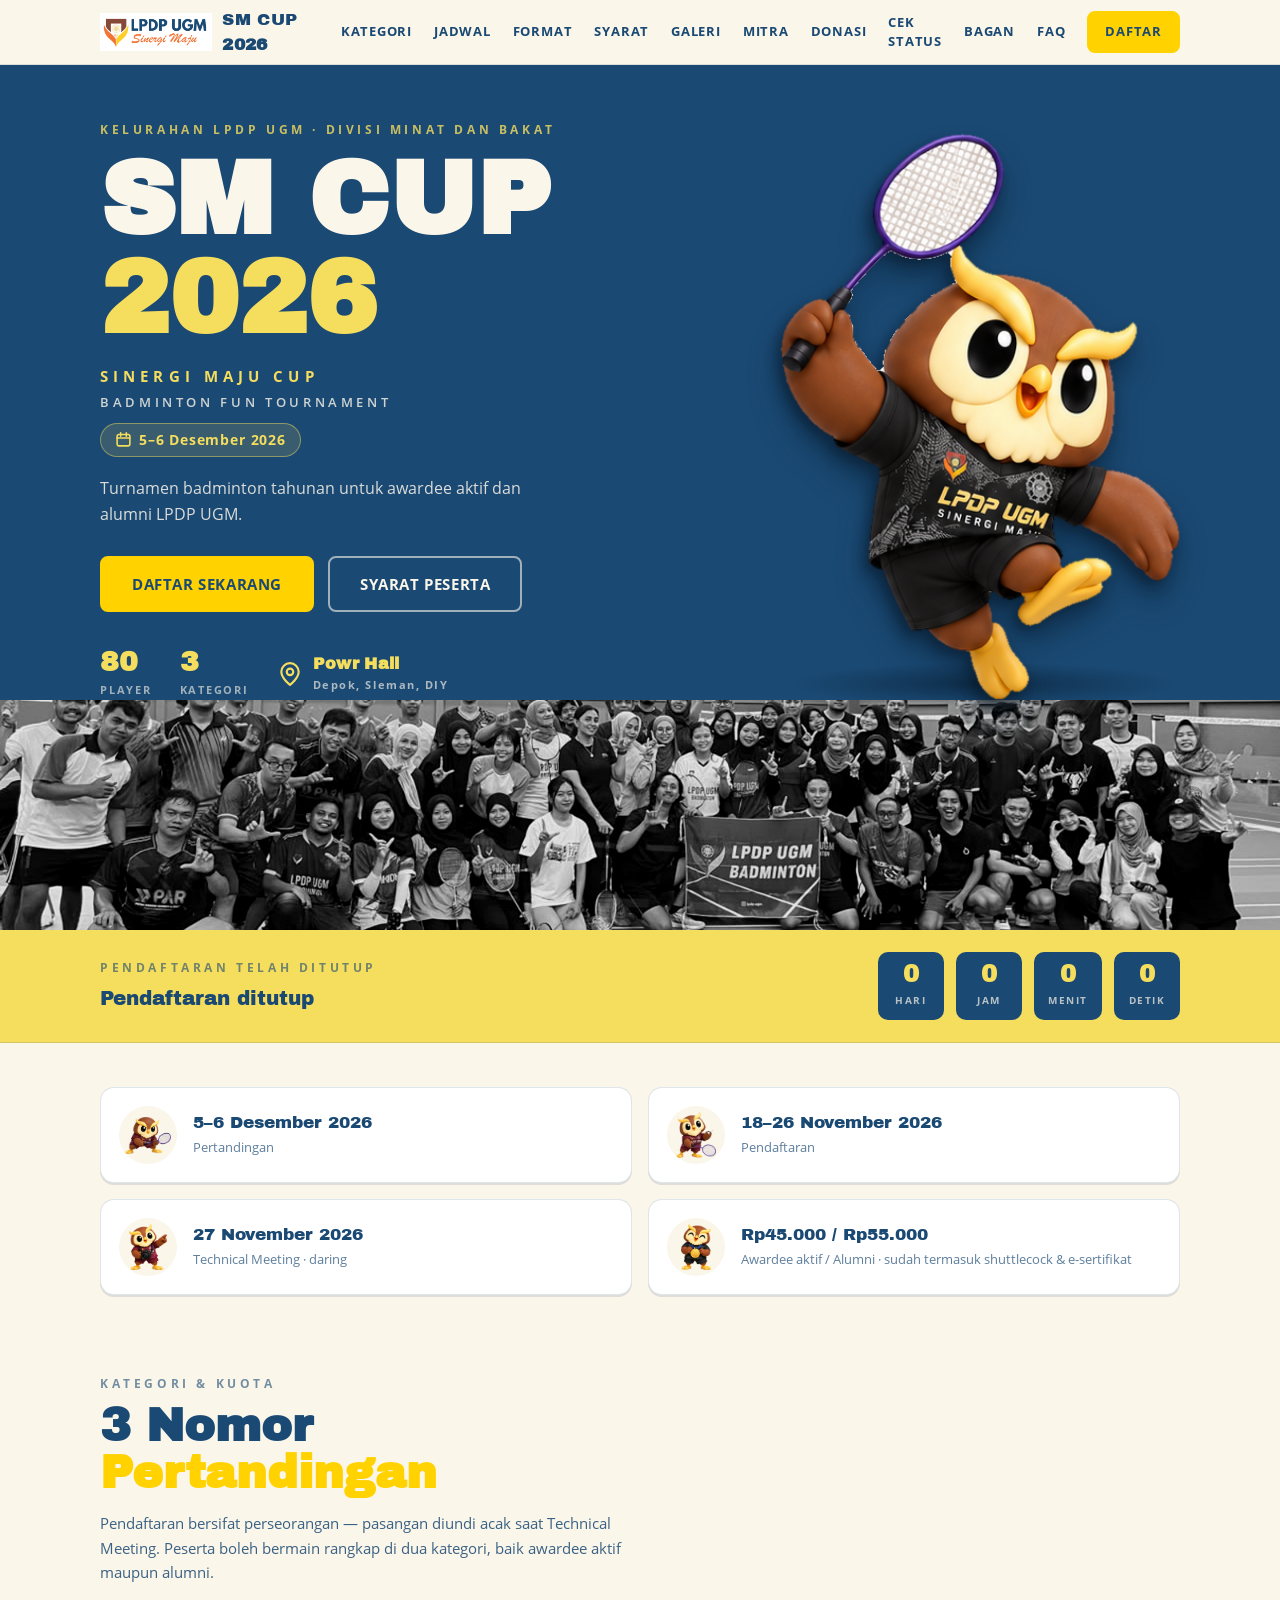
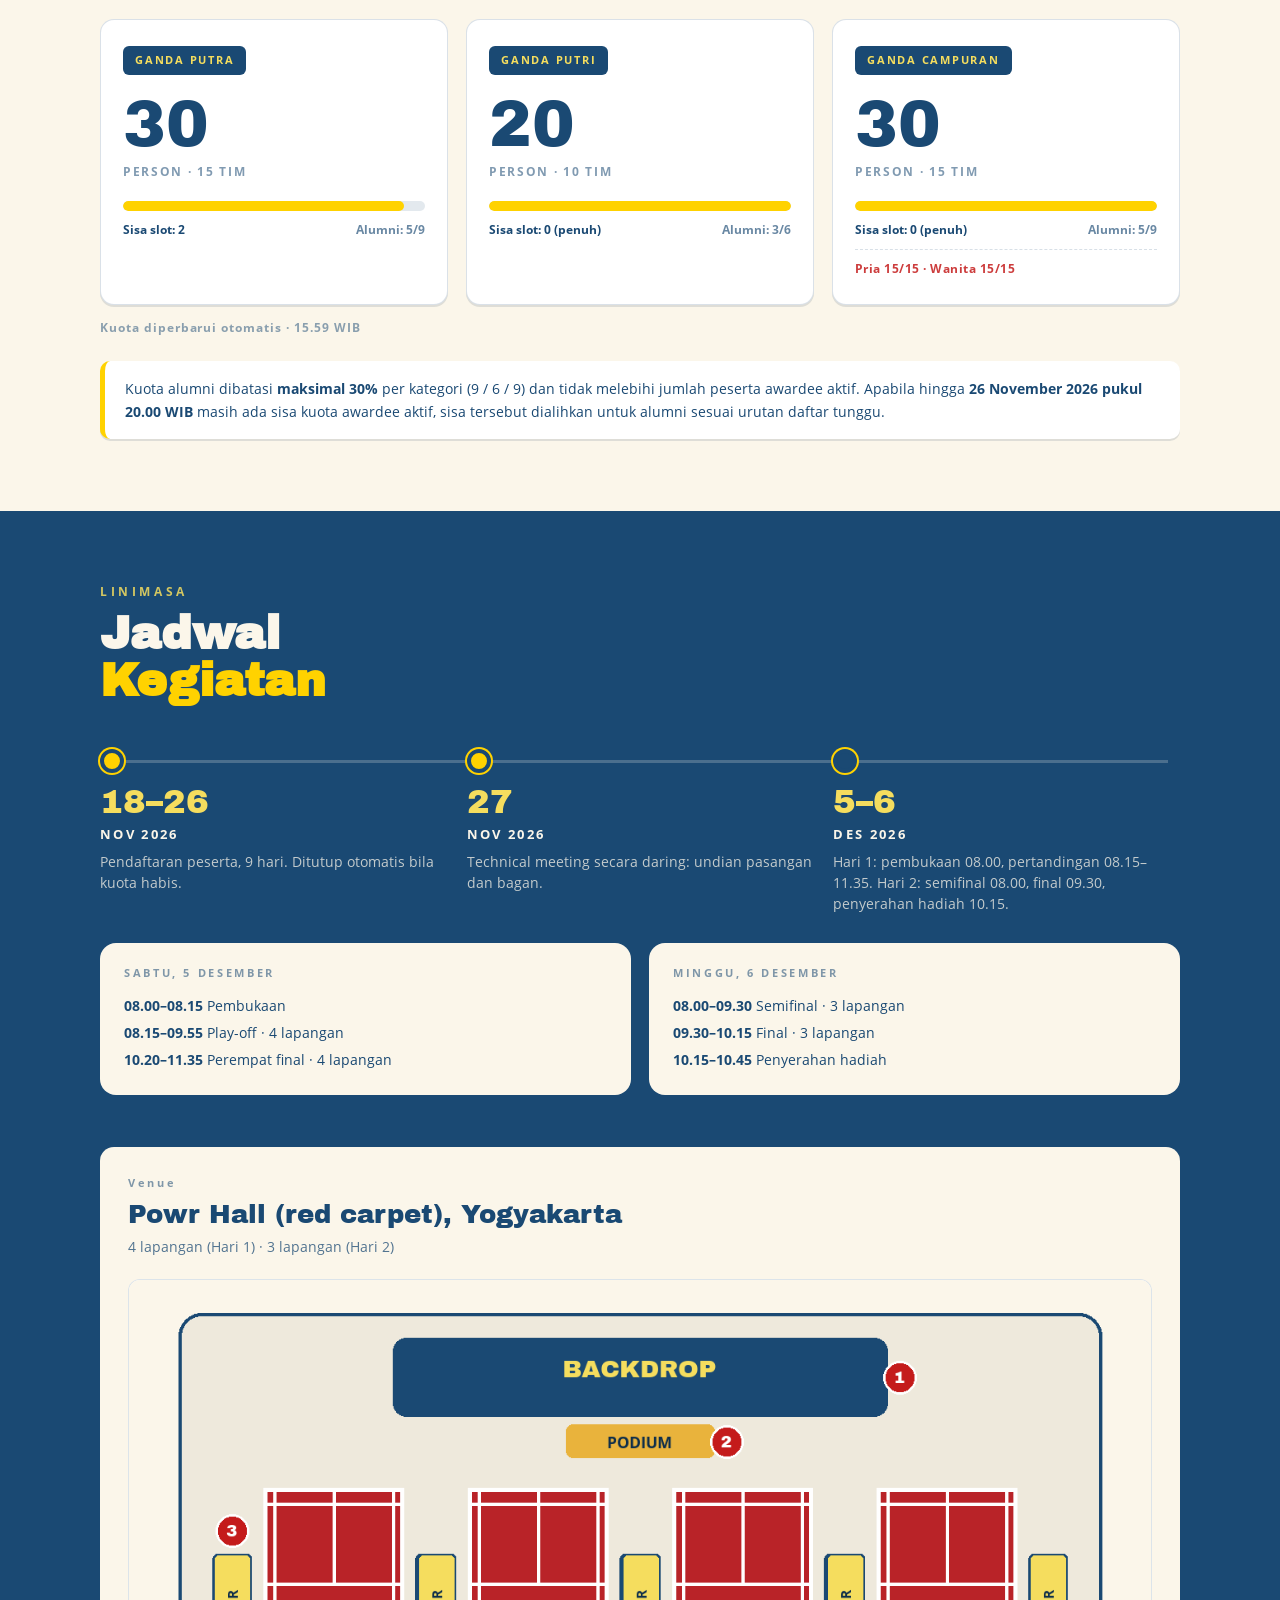
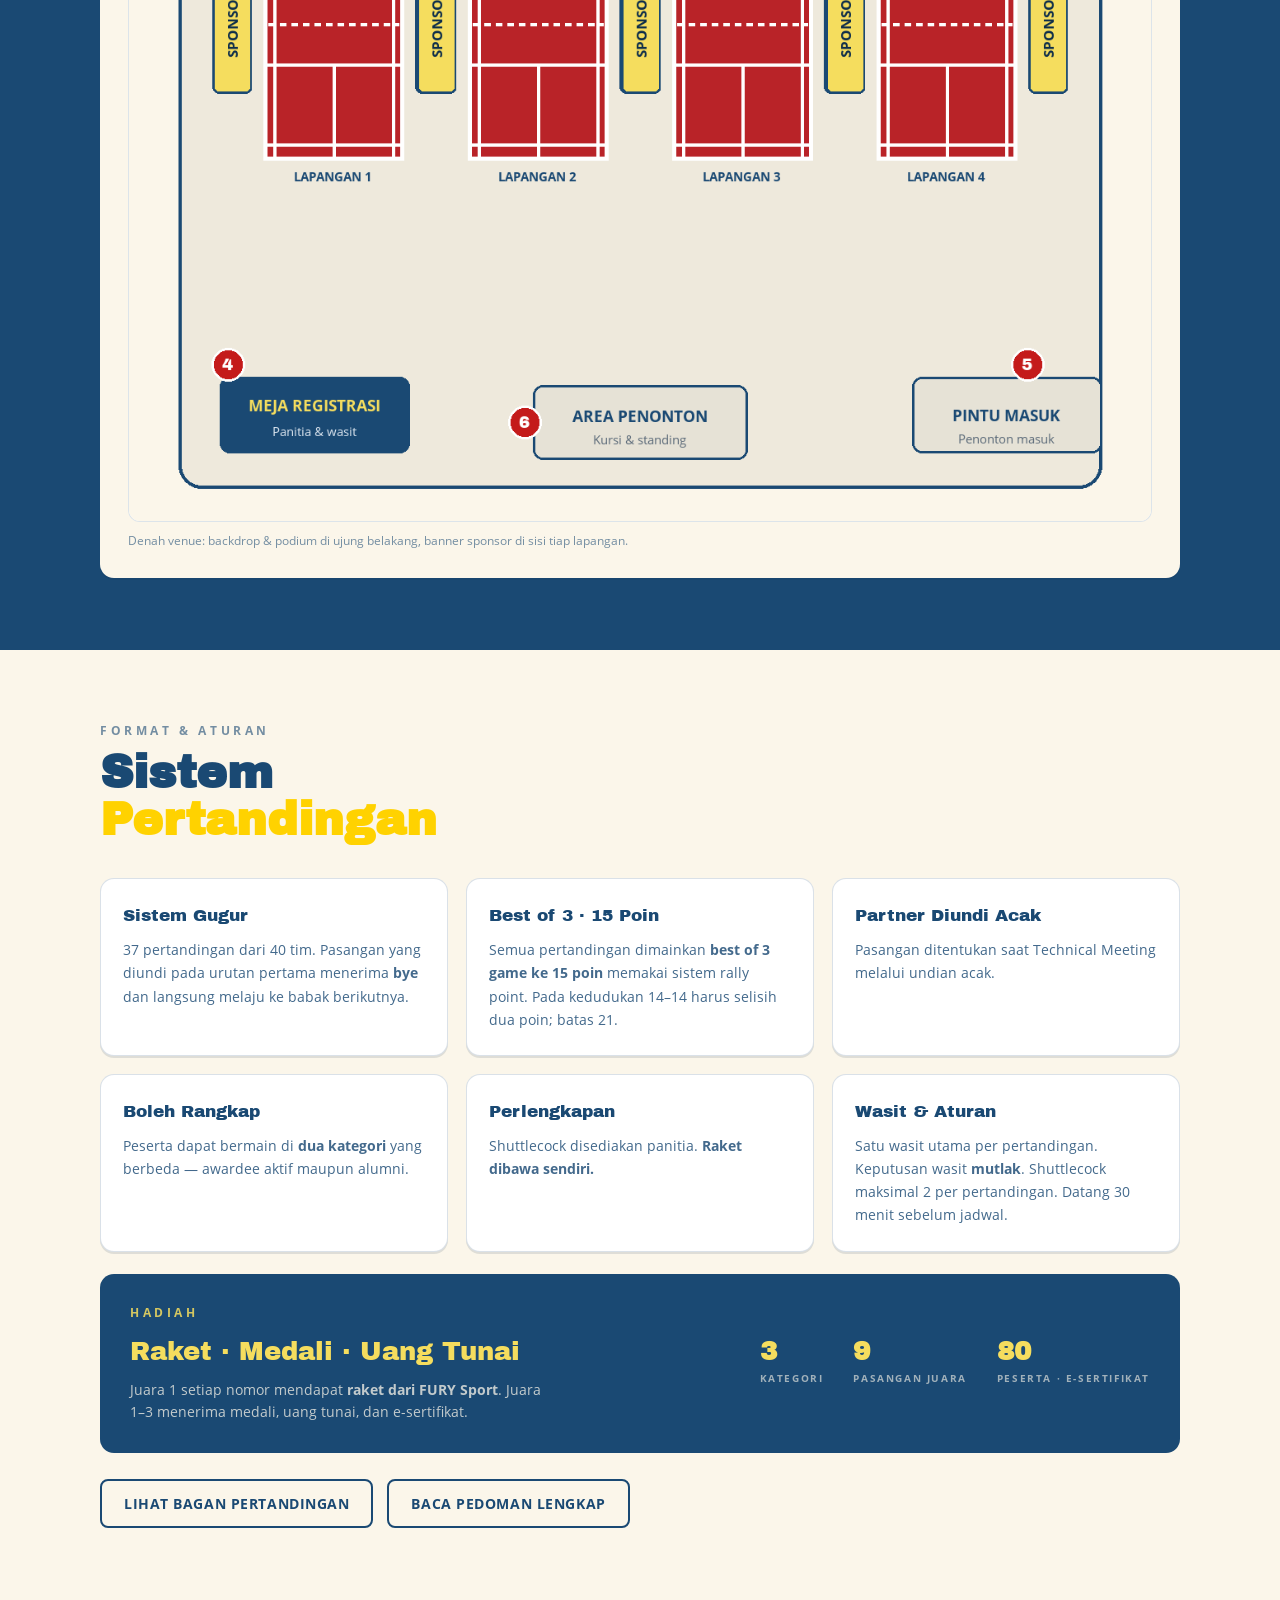
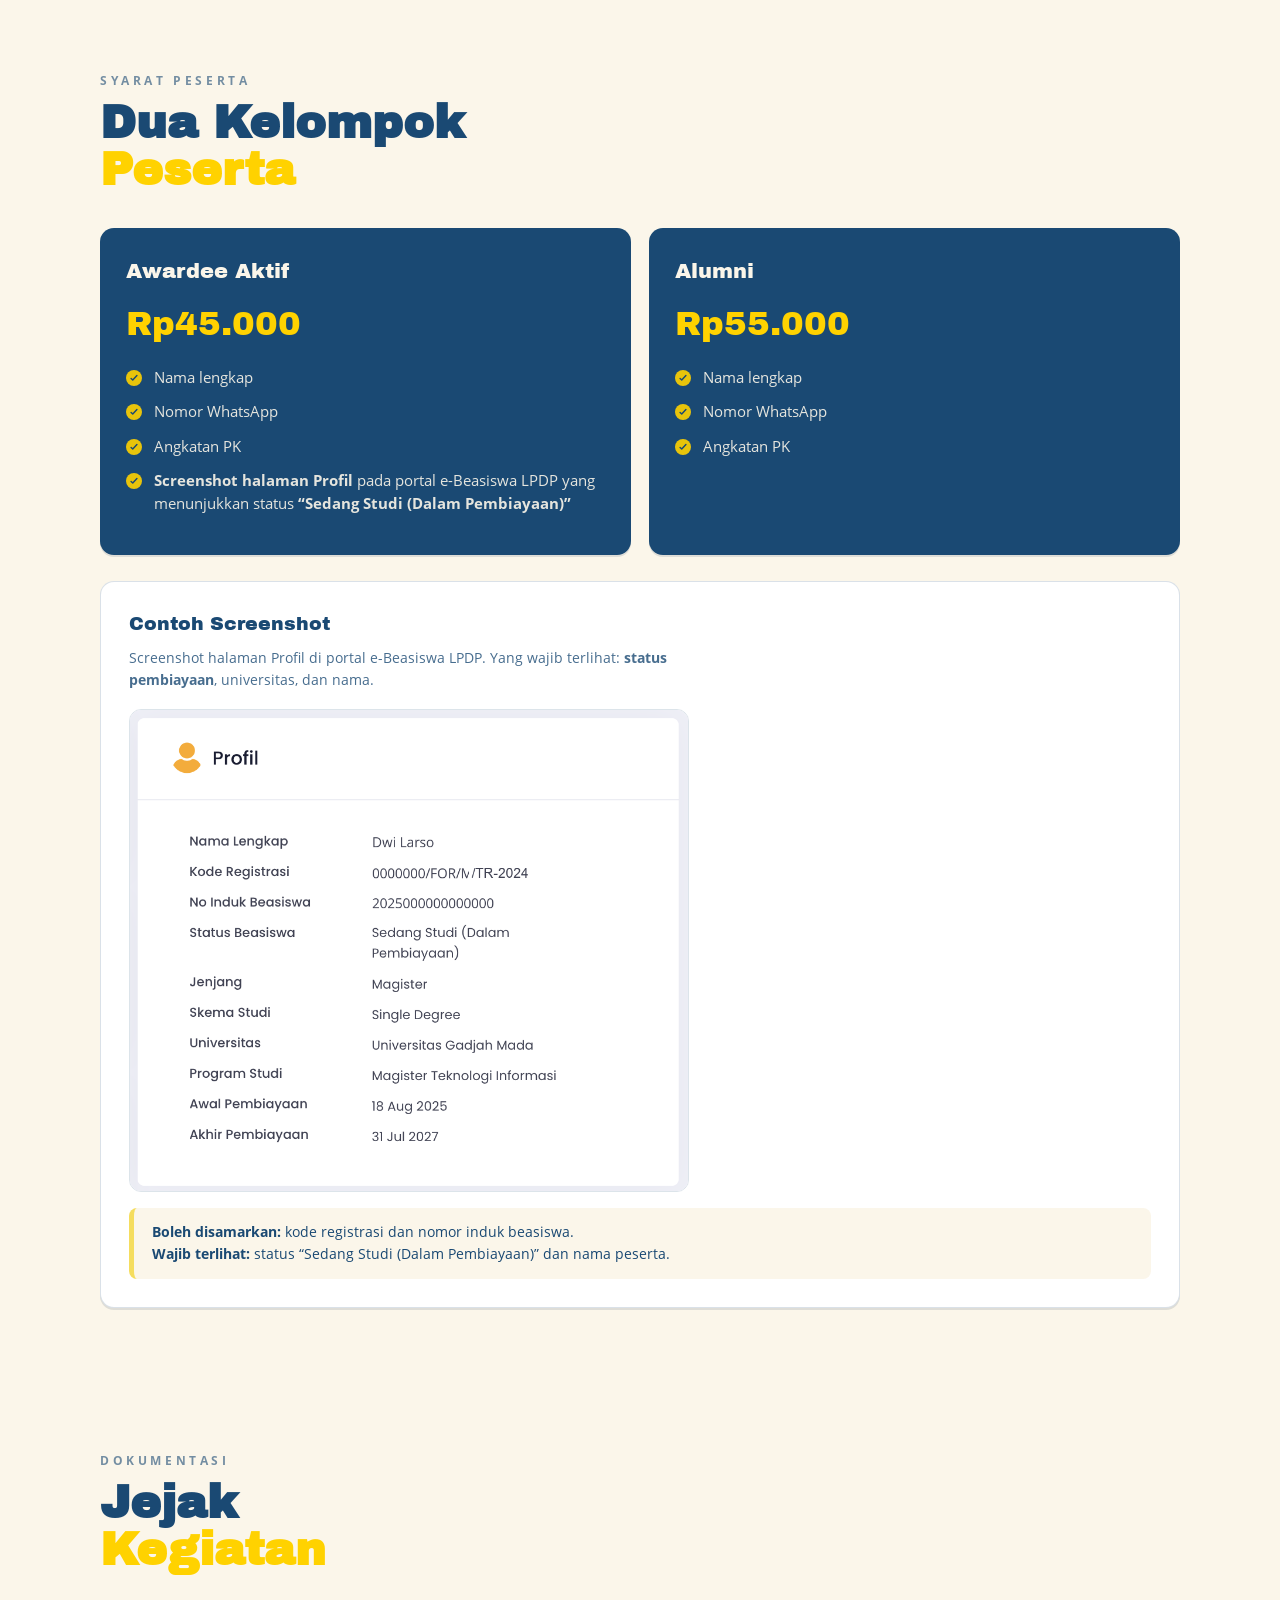
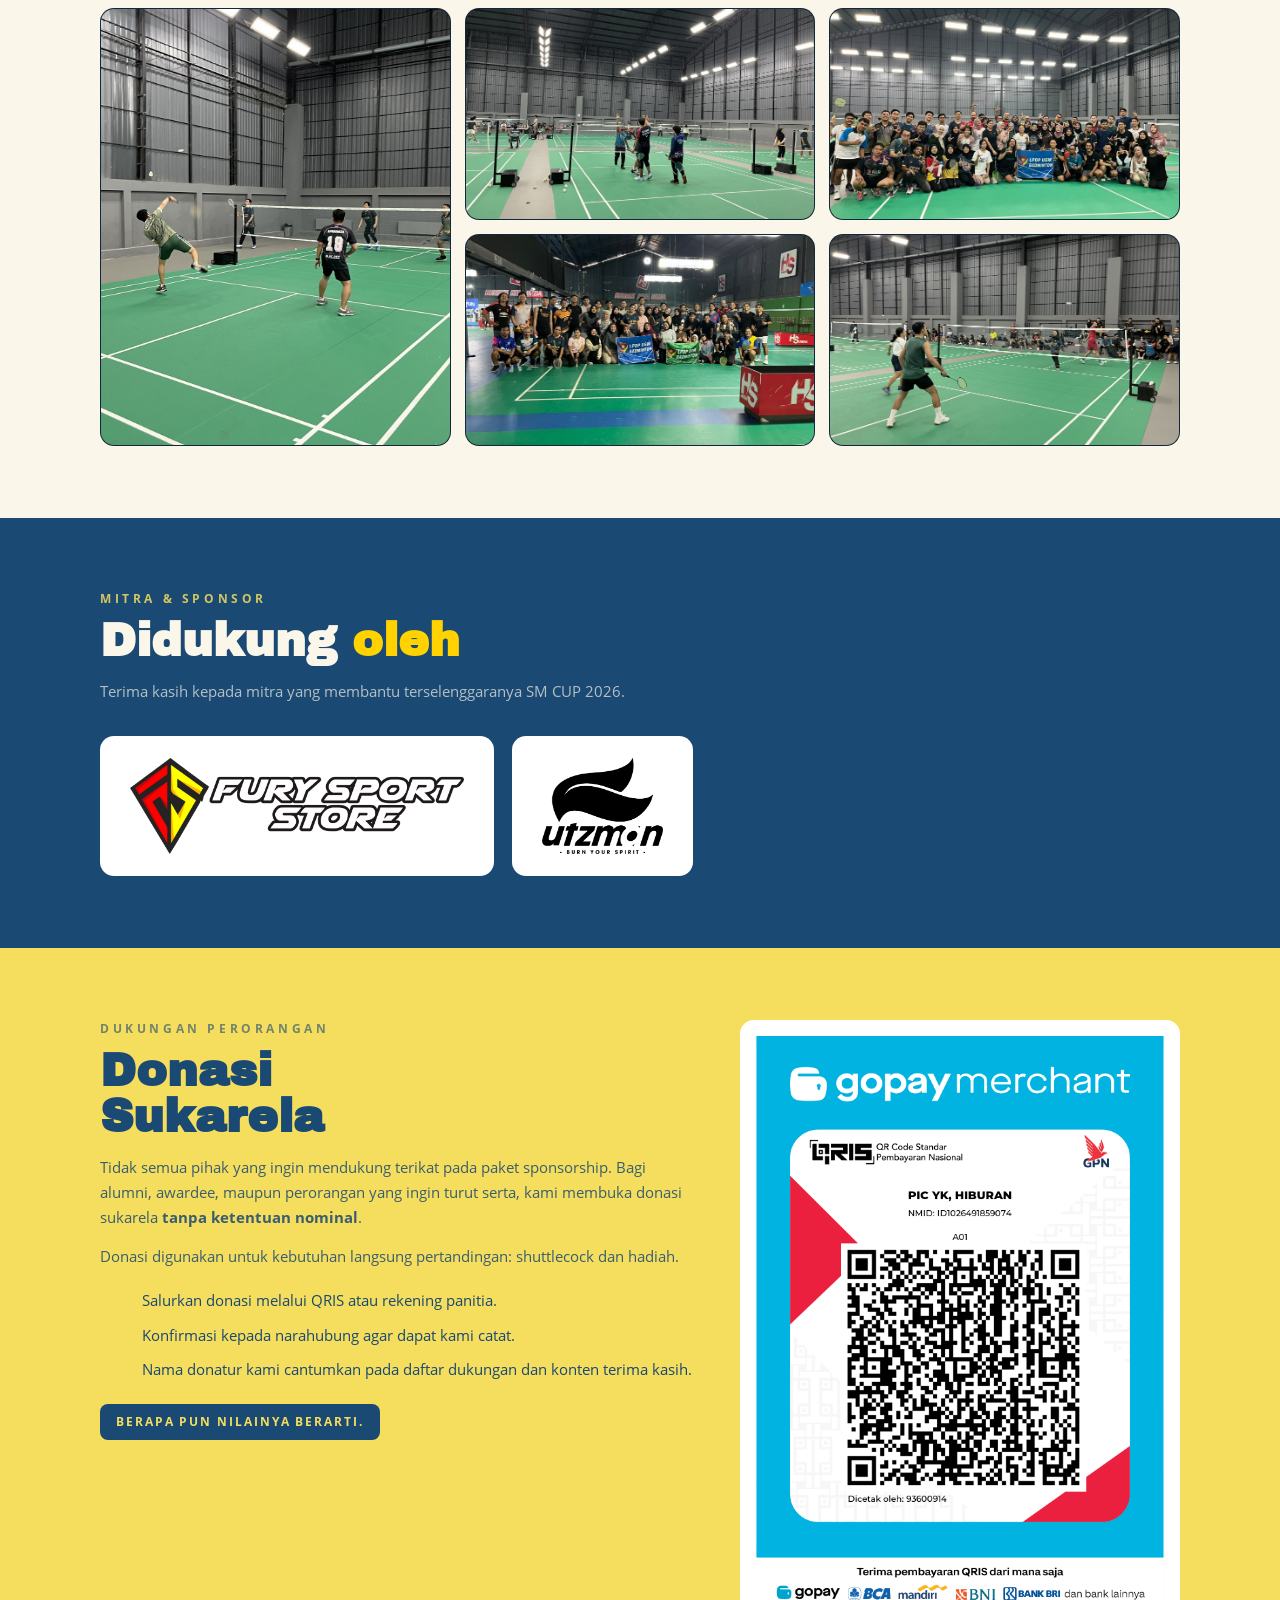
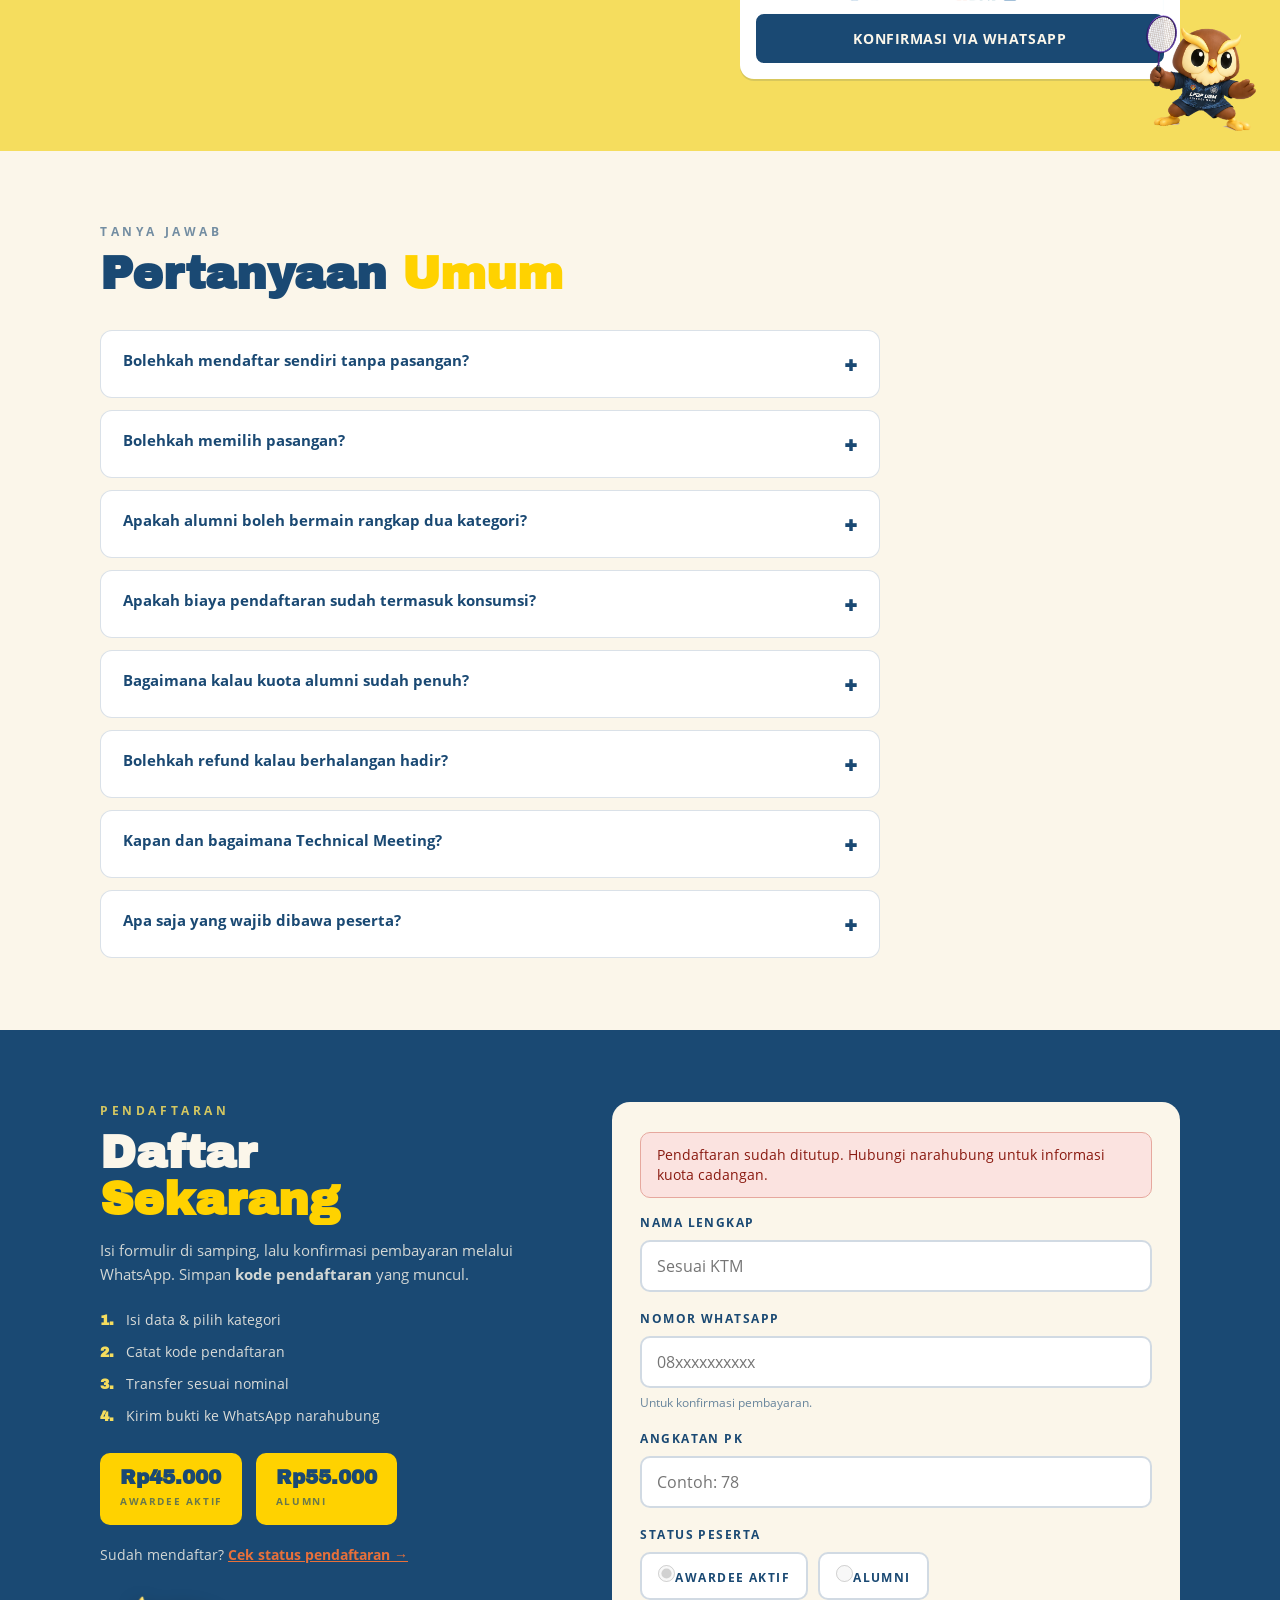
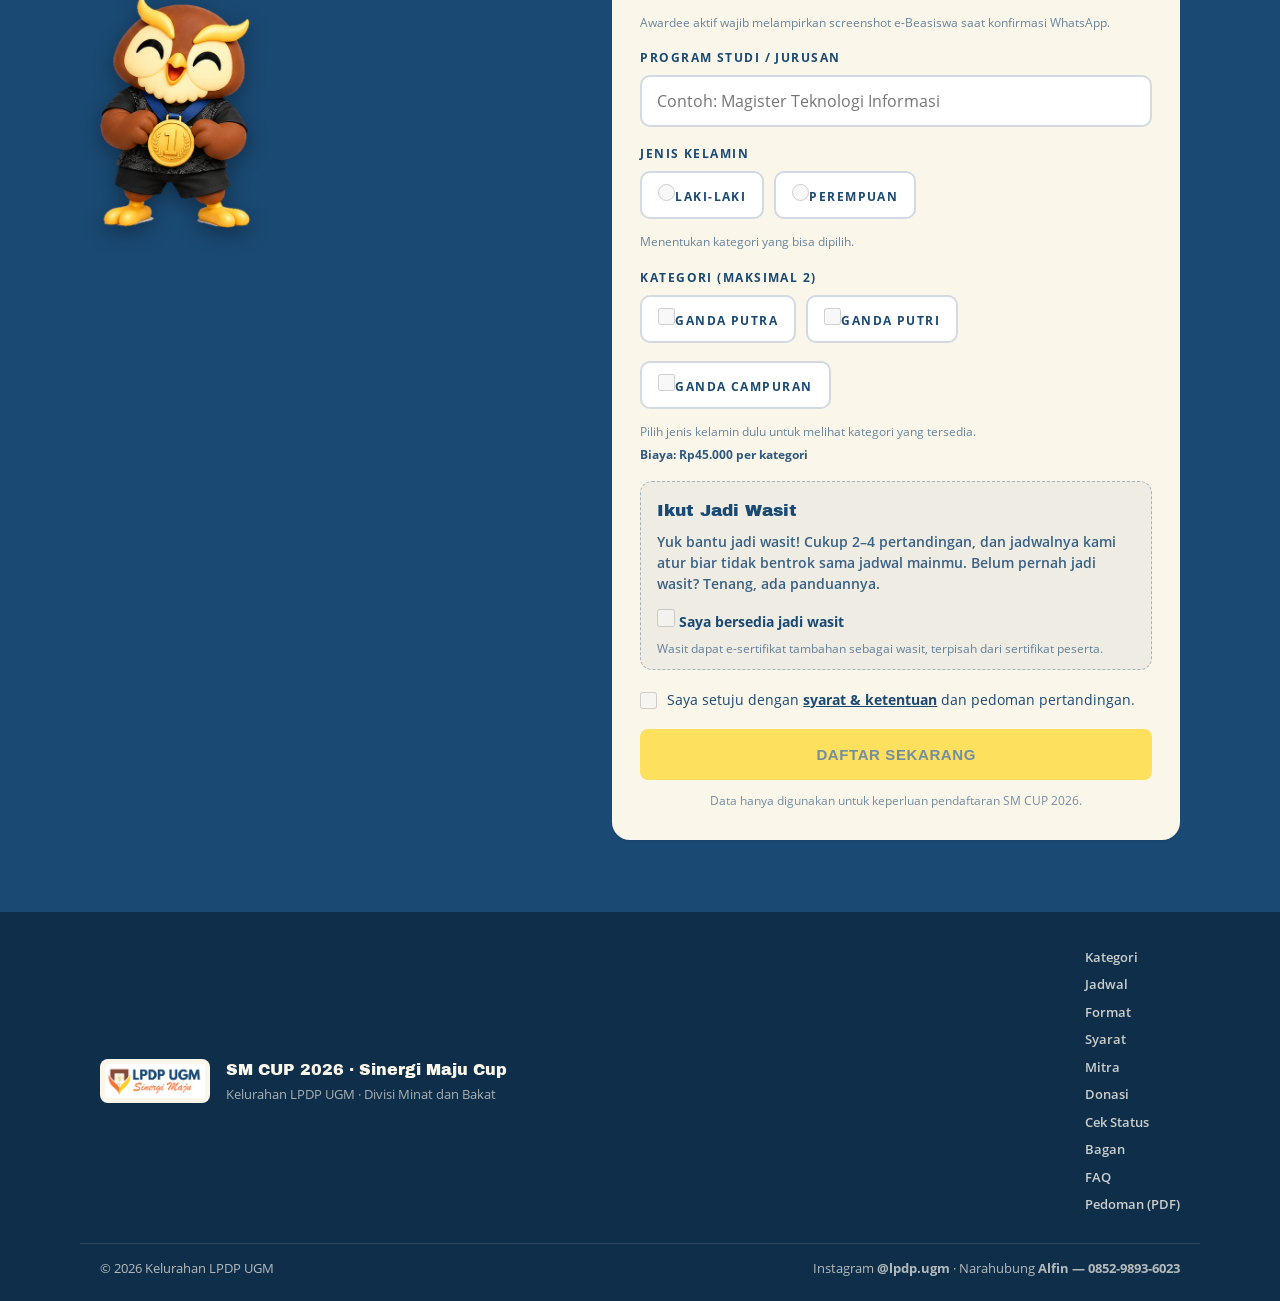
<file: index.html>
<!DOCTYPE html>
<html lang="id">
<head>
<meta charset="utf-8">
<meta name="viewport" content="width=device-width, initial-scale=1">
<title>SM CUP 2026 — Sinergi Maju Cup | Kelurahan LPDP UGM</title>
<meta name="description" content="Pendaftaran SM CUP 2026 (Sinergi Maju Cup) — turnamen badminton Kelurahan LPDP UGM. 5–6 Desember 2026, Powr Hall (red carpet), Yogyakarta.">
<link rel="stylesheet" href="style.css">
</head>
<body>

<!-- ================= HEADER ================= -->
<header class="site-head">
  <div class="wrap head-in">
    <a class="brand" href="#atas">
      <img src="assets/logo.png" alt="LPDP UGM Sinergi Maju">
      <span class="brand-t">SM CUP <b>2026</b></span>
    </a>
    <nav class="menu" id="menu">
      <a href="#kategori">Kategori</a>
      <a href="#jadwal">Jadwal</a>
      <a href="#format">Format</a>
      <a href="#syarat">Syarat</a>
      <a href="#galeri">Galeri</a>
      <a href="#mitra">Mitra</a>
      <a href="#donasi">Donasi</a>
      <a href="status.html">Cek Status</a>
      <a href="bagan.html">Bagan</a>
      <a href="#faq">FAQ</a>
      <a href="#daftar" class="btn btn-sm">Daftar</a>
    </nav>
    <button class="burger" id="burger" aria-label="Menu" aria-expanded="false">
      <span></span><span></span><span></span>
    </button>
  </div>
</header>

<!-- ================= HERO ================= -->
<section class="hero" id="atas">
  <div class="wrap hero-in">
    <div class="hero-txt">
      <div class="kicker">Kelurahan LPDP UGM · Divisi Minat dan Bakat</div>
      <h1>SM CUP <span class="y">2026</span></h1>
      <div class="hero-sub">SINERGI MAJU CUP</div>
      <div class="hero-sub2">BADMINTON FUN TOURNAMENT</div>
      <div class="hero-date">
        <svg width="17" height="17" viewBox="0 0 24 24" fill="none" stroke="#F5DD5E" stroke-width="2.2" stroke-linecap="round" stroke-linejoin="round" aria-hidden="true"><rect x="3" y="5" width="18" height="16" rx="2.5"/><line x1="3" y1="10" x2="21" y2="10"/><line x1="8" y1="2.5" x2="8" y2="7.5"/><line x1="16" y1="2.5" x2="16" y2="7.5"/></svg>
        <span>5–6 Desember 2026</span>
      </div>
      <p class="hero-desc">Turnamen badminton tahunan untuk awardee aktif dan alumni LPDP UGM.</p>
      <div class="hero-cta">
        <a href="#daftar" class="btn btn-big">Daftar Sekarang</a>
        <a href="#syarat" class="btn btn-ghost btn-big">Syarat Peserta</a>
      </div>
      <div class="hero-stats">
        <div><b>80</b><span>PLAYER</span></div>
        <div><b>3</b><span>KATEGORI</span></div>
        <div class="stat-loc">
          <svg width="26" height="26" viewBox="0 0 24 24" fill="none" stroke="#F5DD5E" stroke-width="2" stroke-linecap="round" stroke-linejoin="round" aria-hidden="true"><path d="M20 10c0 6-8 12-8 12S4 16 4 10a8 8 0 1 1 16 0Z"/><circle cx="12" cy="10" r="3"/></svg>
          <div>
            <b class="loc-name">Powr Hall</b>
            <span>Depok, Sleman, DIY</span>
          </div>
        </div>
        </div>
    </div>
    <div class="hero-maskot-wrap"><div class="hero-shadow"></div><img class="hero-maskot" src="assets/m03.png" alt="Maskot SM CUP"></div>
  </div>
  <div class="hero-photo"><img src="assets/pc.jpg" alt="Suasana pertandingan"></div>
</section>

<!-- ================= COUNTDOWN ================= -->
<section class="count">
  <div class="wrap count-in">
    <div class="count-l">
      <div class="kicker">Pendaftaran dibuka dalam</div>
      <div class="count-t">18 November 2026 · 00.00 WIB</div>
    </div>
    <div class="count-r" id="countdown">
      <div><b id="cd-d">--</b><span>HARI</span></div>
      <div><b id="cd-h">--</b><span>JAM</span></div>
      <div><b id="cd-m">--</b><span>MENIT</span></div>
      <div><b id="cd-s">--</b><span>DETIK</span></div>
    </div>
  </div>
</section>

<!-- ================= INFO KUNCI ================= -->
<section class="keys">
  <div class="wrap keys-grid">
    <div class="key">
      <div class="key-ic"><img src="assets/m05.png" alt=""></div>
      <div>
        <div class="key-t">5–6 Desember 2026</div>
        <div class="key-s">Pertandingan</div>
      </div>
    </div>
    <div class="key">
      <div class="key-ic"><img src="assets/m02.png" alt=""></div>
      <div>
        <div class="key-t">18–26 November 2026</div>
        <div class="key-s">Pendaftaran</div>
      </div>
    </div>
    <div class="key">
      <div class="key-ic"><img src="assets/m08.png" alt=""></div>
      <div>
        <div class="key-t">27 November 2026</div>
        <div class="key-s">Technical Meeting · daring</div>
      </div>
    </div>
    <div class="key">
      <div class="key-ic"><img src="assets/m12.png" alt=""></div>
      <div>
        <div class="key-t">Rp45.000 / Rp55.000</div>
        <div class="key-s">Awardee aktif / Alumni · sudah termasuk shuttlecock &amp; e-sertifikat</div>
      </div>
    </div>
  </div>
</section>

<!-- ================= KATEGORI ================= -->
<section class="sec" id="kategori">
  <div class="wrap">
    <div class="sec-head">
      <div class="kicker">Kategori &amp; Kuota</div>
      <h2>3 Nomor<br><span class="y">Pertandingan</span></h2>
      <p>Pendaftaran bersifat perseorangan — pasangan diundi acak saat Technical Meeting.
        Peserta boleh bermain rangkap di dua kategori, baik awardee aktif maupun alumni.</p>
    </div>
    <div class="cat-grid">
      <article class="cat">
        <div class="cat-tag">Ganda Putra</div>
        <div class="cat-num">30</div>
        <div class="cat-lbl">PERSON · 15 TIM</div>
        <div class="bar"><i id="bar-gp" style="width:0%"></i></div>
        <div class="cat-info"><span id="sisa-gp">Sisa slot: —</span><span id="alumni-gp">Alumni: —</span></div>
      </article>
      <article class="cat">
        <div class="cat-tag">Ganda Putri</div>
        <div class="cat-num">20</div>
        <div class="cat-lbl">PERSON · 10 TIM</div>
        <div class="bar"><i id="bar-gputri" style="width:0%"></i></div>
        <div class="cat-info"><span id="sisa-gputri">Sisa slot: —</span><span id="alumni-gputri">Alumni: —</span></div>
      </article>
      <article class="cat">
        <div class="cat-tag">Ganda Campuran</div>
        <div class="cat-num">30</div>
        <div class="cat-lbl">PERSON · 15 TIM</div>
        <div class="bar"><i id="bar-gc" style="width:0%"></i></div>
        <div class="cat-info"><span id="sisa-gc">Sisa slot: —</span><span id="alumni-gc">Alumni: —</span></div>
        <div class="cat-gender" id="gender-gc">Pria — · Wanita —</div>
      </article>
    </div>
    <div id="kuota-updated" style="margin-top:14px;font-size:12px;letter-spacing:.08em;opacity:.5;font-weight:700">Memuat kuota…</div>
    <div class="note-line">
      Kuota alumni dibatasi <b>maksimal 30%</b> per kategori (9 / 6 / 9) dan tidak melebihi jumlah peserta awardee aktif.
      Apabila hingga <b>26 November 2026 pukul 20.00 WIB</b> masih ada sisa kuota awardee aktif, sisa tersebut dialihkan untuk alumni sesuai urutan daftar tunggu.
    </div>
  </div>
</section>

<!-- ================= JADWAL ================= -->
<section class="sec sec-dark" id="jadwal">
  <div class="wrap">
    <div class="sec-head">
      <div class="kicker">Linimasa</div>
      <h2>Jadwal<br><span class="y">Kegiatan</span></h2>
    </div>
    <div class="tl">
      <div class="tl-node">
        <div class="tl-dot"></div>
        <div class="tl-dt">18–26</div>
        <div class="tl-nm">NOV 2026</div>
        <div class="tl-sub">Pendaftaran peserta, 9 hari. Ditutup otomatis bila kuota habis.</div>
      </div>
      <div class="tl-node">
        <div class="tl-dot"></div>
        <div class="tl-dt">27</div>
        <div class="tl-nm">NOV 2026</div>
        <div class="tl-sub">Technical meeting secara daring: undian pasangan dan bagan.</div>
      </div>
      <div class="tl-node">
        <div class="tl-dot tl-dot-d"></div>
        <div class="tl-dt">5–6</div>
        <div class="tl-nm">DES 2026</div>
        <div class="tl-sub">Hari 1: pembukaan 08.00, pertandingan 08.15–11.35. Hari 2: semifinal 08.00, final 09.30, penyerahan hadiah 10.15.</div>
      </div>
    </div>
    <div style="display:grid;grid-template-columns:repeat(auto-fit,minmax(260px,1fr));gap:18px;margin-top:28px">
      <div style="background:var(--cream);color:var(--navy);border-radius:16px;padding:22px 24px">
        <div style="font-weight:700;font-size:11px;letter-spacing:.24em;opacity:.55">SABTU, 5 DESEMBER</div>
        <div style="margin-top:12px;font-size:14px;line-height:1.9">
          <div><b>08.00–08.15</b> Pembukaan</div>
          <div><b>08.15–09.55</b> Play-off · 4 lapangan</div>
          <div><b>10.20–11.35</b> Perempat final · 4 lapangan</div>
        </div>
      </div>
      <div style="background:var(--cream);color:var(--navy);border-radius:16px;padding:22px 24px">
        <div style="font-weight:700;font-size:11px;letter-spacing:.24em;opacity:.55">MINGGU, 6 DESEMBER</div>
        <div style="margin-top:12px;font-size:14px;line-height:1.9">
          <div><b>08.00–09.30</b> Semifinal · 3 lapangan</div>
          <div><b>09.30–10.15</b> Final · 3 lapangan</div>
          <div><b>10.15–10.45</b> Penyerahan hadiah</div>
        </div>
      </div>
    </div>
    <div class="venue">
      <div class="venue-t">Venue</div>
      <div class="venue-n">Powr Hall (red carpet), Yogyakarta</div>
      <div class="venue-s">4 lapangan (Hari 1) · 3 lapangan (Hari 2)</div>
      <img class="venue-img" src="assets/lapangan.png" alt="Denah lapangan">
      <div class="venue-cap">Denah venue: backdrop &amp; podium di ujung belakang, banner sponsor di sisi tiap lapangan.</div>
    </div>
  </div>
</section>

<!-- ================= FORMAT ================= -->
<section class="sec" id="format">
  <div class="wrap">
    <div class="sec-head">
      <div class="kicker">Format &amp; Aturan</div>
      <h2>Sistem<br><span class="y">Pertandingan</span></h2>
    </div>
    <div class="fmt-grid">
      <div class="fmt">
        <div class="fmt-t">Sistem Gugur</div>
        <p>37 pertandingan dari 40 tim. Pasangan yang diundi pada urutan pertama menerima <b>bye</b> dan langsung melaju ke babak berikutnya.</p>
      </div>
      <div class="fmt">
        <div class="fmt-t">Best of 3 · 15 Poin</div>
        <p>Semua pertandingan dimainkan <b>best of 3 game ke 15 poin</b> memakai sistem rally point. Pada kedudukan 14–14 harus selisih dua poin; batas 21.</p>
      </div>
      <div class="fmt">
        <div class="fmt-t">Partner Diundi Acak</div>
        <p>Pasangan ditentukan saat Technical Meeting melalui undian acak.</p>
      </div>
      <div class="fmt">
        <div class="fmt-t">Boleh Rangkap</div>
        <p>Peserta dapat bermain di <b>dua kategori</b> yang berbeda — awardee aktif maupun alumni.</p>
      </div>
      <div class="fmt">
        <div class="fmt-t">Perlengkapan</div>
        <p>Shuttlecock disediakan panitia. <b>Raket dibawa sendiri.</b></p>
      </div>
      <div class="fmt">
        <div class="fmt-t">Wasit &amp; Aturan</div>
        <p>Satu wasit utama per pertandingan. Keputusan wasit <b>mutlak</b>. Shuttlecock maksimal 2 per pertandingan. Datang 30 menit sebelum jadwal.</p>
      </div>
    </div>

    <div class="prize">
      <div>
        <div class="kicker">Hadiah</div>
        <div class="prize-t">Raket · Medali · Uang Tunai</div>
        <p class="prize-s">Juara 1 setiap nomor mendapat <b>raket dari FURY Sport</b>. Juara 1–3 menerima medali, uang tunai, dan e-sertifikat.</p>
      </div>
      <div class="prize-r">
        <div><b>3</b><span>KATEGORI</span></div>
        <div><b>9</b><span>PASANGAN JUARA</span></div>
        <div><b>80</b><span>PESERTA · E-SERTIFIKAT</span></div>
      </div>
    </div>

    <div class="dl-row">
      <div class="dl-row" style="display:flex;gap:14px;flex-wrap:wrap">
      <a class="btn btn-outline" href="bagan.html">Lihat Bagan Pertandingan</a>
      <a class="btn btn-outline" href="pedoman.html">Baca Pedoman Lengkap</a>
    </div>
  </div>
</section>

<!-- ================= SYARAT ================= -->
<section class="sec sec-light" id="syarat">
  <div class="wrap">
    <div class="sec-head">
      <div class="kicker">Syarat Peserta</div>
      <h2>Dua Kelompok<br><span class="y">Peserta</span></h2>
    </div>
    <div class="req-grid">
      <div class="req req-a">
        <div class="req-t">Awardee Aktif</div>
        <div class="req-fee">Rp45.000</div>
        <ul>
          <li>Nama lengkap</li>
          <li>Nomor WhatsApp</li>
          <li>Angkatan PK</li>
          <li><b>Screenshot halaman Profil</b> pada portal e-Beasiswa LPDP yang menunjukkan status <b>&ldquo;Sedang Studi (Dalam Pembiayaan)&rdquo;</b></li>
        </ul>
      </div>
      <div class="req req-b">
        <div class="req-t">Alumni</div>
        <div class="req-fee">Rp55.000</div>
        <ul>
          <li>Nama lengkap</li>
          <li>Nomor WhatsApp</li>
          <li>Angkatan PK</li>
        </ul>
      </div>
    </div>

    <div class="example">
      <div class="example-t">Contoh Screenshot</div>
      <p class="example-s">Screenshot halaman Profil di portal e-Beasiswa LPDP. Yang wajib terlihat: <b>status pembiayaan</b>, universitas, dan nama.</p>
      <div class="example-img"><img src="assets/awardee-aktif-contoh.png" alt="Contoh halaman Profil e-Beasiswa (contoh)"></div>
      <div class="example-note">
        <b>Boleh disamarkan:</b> kode registrasi dan nomor induk beasiswa.<br>
        <b>Wajib terlihat:</b> status &ldquo;Sedang Studi (Dalam Pembiayaan)&rdquo; dan nama peserta.
      </div>
    </div>

  </div>
</section>

<!-- ================= GALERI ================= -->
<section class="sec" id="galeri">
  <div class="wrap">
    <div class="sec-head">
      <div class="kicker">Dokumentasi</div>
      <h2>Jejak<br><span class="y">Kegiatan</span></h2>
    </div>
    <div class="gal-grid">
      <div class="gal-item gal-tall"><img src="assets/pb.jpg" alt="Pertandingan"></div>
      <div class="gal-item"><img src="assets/pa.jpg" alt="Lapangan"></div>
      <div class="gal-item"><img src="assets/pc.jpg" alt="Peserta"></div>
      <div class="gal-item"><img src="assets/pe.jpg" alt="Suasana venue"></div>
      <div class="gal-item"><img src="assets/pf.jpg" alt="Dokumentasi"></div>
    </div>
  </div>
</section>

<!-- ================= MITRA & SPONSOR ================= -->
<section class="sec sec-dark" id="mitra">
  <div class="wrap">
    <div class="sec-head">
      <div class="kicker" style="color:var(--yellow);opacity:.85">Mitra &amp; Sponsor</div>
      <h2 style="color:var(--cream)">Didukung <span class="y">oleh</span></h2>
      <p style="color:rgba(251,246,234,.8)">Terima kasih kepada mitra yang membantu terselenggaranya SM CUP 2026.</p>
    </div>
    <div class="mitra-row">
      <div class="mitra">
        <img src="assets/sponsor-fury.png" alt="Fury Sport Store">
      </div>
      <div class="mitra">
        <img src="assets/sponsor-utzman.png" alt="Utzman — Burn Your Spirit">
      </div>
    </div>
  </div>
</section>

<!-- ================= DONASI ================= -->
<section class="sec sec-yellow" id="donasi">
  <div class="wrap donasi-in">
    <div class="donasi-txt">
      <div class="kicker">Dukungan Perorangan</div>
      <h2>Donasi<br>Sukarela</h2>
      <p>Tidak semua pihak yang ingin mendukung terikat pada paket sponsorship. Bagi alumni, awardee,
        maupun perorangan yang ingin turut serta, kami membuka donasi sukarela <b>tanpa ketentuan nominal</b>.</p>
      <p>Donasi digunakan untuk kebutuhan langsung pertandingan: shuttlecock dan hadiah.</p>
      <ol class="steps">
        <li>Salurkan donasi melalui QRIS atau rekening panitia.</li>
        <li>Konfirmasi kepada narahubung agar dapat kami catat.</li>
        <li>Nama donatur kami cantumkan pada daftar dukungan dan konten terima kasih.</li>
      </ol>
      <div class="donasi-tag">Berapa pun nilainya berarti.</div>
    </div>
    <div class="donasi-qr">
      <img src="assets/qris.png" alt="QRIS donasi">
      <a class="btn btn-navy btn-block" id="wa-donasi" target="_blank" rel="noopener">Konfirmasi via WhatsApp</a>
    </div>
  </div>
  <img class="donasi-maskot" src="assets/m01.png" alt="Maskot SM CUP">
</section>

<!-- ================= FAQ ================= -->
<section class="sec" id="faq">
  <div class="wrap">
    <div class="sec-head">
      <div class="kicker">Tanya Jawab</div>
      <h2>Pertanyaan <span class="y">Umum</span></h2>
    </div>
    <div class="faq-list">
      <details><summary>Bolehkah mendaftar sendiri tanpa pasangan?</summary>
        <p>Boleh, dan memang itu cara daftarnya. Pendaftaran bersifat perseorangan — pasangan akan diundi acak saat Technical Meeting.</p></details>
      <details><summary>Bolehkah memilih pasangan?</summary>
        <p>Tidak. Pasangan ditentukan melalui undian acak saat Technical Meeting.</p></details>
      <details><summary>Apakah alumni boleh bermain rangkap dua kategori?</summary>
        <p>Boleh. Baik awardee aktif maupun alumni diperbolehkan bermain rangkap di dua kategori yang berbeda.</p></details>
      <details><summary>Apakah biaya pendaftaran sudah termasuk konsumsi?</summary>
        <p>Tidak. Konsumsi hanya disediakan untuk panitia dan wasit. Peserta dapat membawa bekal sendiri atau membeli di stand venue.</p></details>
      <details><summary>Bagaimana kalau kuota alumni sudah penuh?</summary>
        <p>Pendaftaranmu masuk daftar tunggu. Apabila hingga 26 November 2026 pukul 20.00 WIB masih ada sisa kuota awardee aktif, sisa tersebut dialihkan untuk alumni sesuai urutan daftar tunggu.</p></details>
      <details><summary>Bolehkah refund kalau berhalangan hadir?</summary>
        <p>Biaya pendaftaran yang telah dibayarkan tidak dapat dikembalikan. Kamu dapat mengajukan pengalihan slot kepada peserta lain melalui narahubung, paling lambat sebelum Technical Meeting.</p></details>
      <details><summary>Kapan dan bagaimana Technical Meeting?</summary>
        <p>27 November 2026, dilaksanakan secara daring. Tautan akan dibagikan melalui grup komunikasi peserta.</p></details>
      <details><summary>Apa saja yang wajib dibawa peserta?</summary>
        <p>Raket pribadi. Shuttlecock dan e-sertifikat disediakan panitia.</p></details>
    </div>
  </div>
</section>

<!-- ================= DAFTAR ================= -->
<section class="sec sec-dark" id="daftar">
  <div class="wrap daftar-in">
    <div class="daftar-txt">
      <div class="kicker">Pendaftaran</div>
      <h2>Daftar<br><span class="y">Sekarang</span></h2>
      <p>Isi formulir di samping, lalu konfirmasi pembayaran melalui WhatsApp.
        Simpan <b>kode pendaftaran</b> yang muncul.</p>
      <ul class="daftar-steps">
        <li><b>1.</b> Isi data &amp; pilih kategori</li>
        <li><b>2.</b> Catat kode pendaftaran</li>
        <li><b>3.</b> Transfer sesuai nominal</li>
        <li><b>4.</b> Kirim bukti ke WhatsApp narahubung</li>
      </ul>
      <div class="daftar-price">
        <div><b>Rp45.000</b><span>AWARDEE AKTIF</span></div>
        <div><b>Rp55.000</b><span>ALUMNI</span></div>
      </div>
      <p style="margin-top:18px;font-size:14px">Sudah mendaftar? <a href="status.html" style="color:#E8703A;font-weight:800;text-decoration:underline">Cek status pendaftaran →</a></p>
      <img class="daftar-maskot" src="assets/m12.png" alt="Maskot SM CUP">
    </div>

    <div class="form-card">
      <form id="form" novalidate>
        <div class="field">
          <label for="f-nama">Nama Lengkap</label>
          <input id="f-nama" name="nama" type="text" autocomplete="name" required placeholder="Sesuai KTM">
        </div>
        <div class="field">
          <label for="f-wa">Nomor WhatsApp</label>
          <input id="f-wa" name="wa" type="tel" inputmode="tel" autocomplete="tel" required placeholder="08xxxxxxxxxx">
          <div class="hint">Untuk konfirmasi pembayaran.</div>
        </div>
        <div class="field">
          <label for="f-pk">Angkatan PK</label>
          <input id="f-pk" name="pk" type="text" required placeholder="Contoh: 78">
        </div>

        <div class="field">
          <label>Status Peserta</label>
          <div class="radio-row">
            <label class="radio"><input type="radio" name="status" value="Awardee Aktif" checked><span>Awardee Aktif</span></label>
            <label class="radio"><input type="radio" name="status" value="Alumni"><span>Alumni</span></label>
          </div>
          <div class="hint">Awardee aktif wajib melampirkan screenshot e-Beasiswa saat konfirmasi WhatsApp.</div>
        </div>

        <div class="field">
          <label for="f-prodi">Program Studi / Jurusan</label>
          <input id="f-prodi" name="prodi" type="text" required placeholder="Contoh: Magister Teknologi Informasi">
        </div>

        <div class="field">
          <label>Jenis Kelamin</label>
          <div class="radio-row">
            <label class="radio"><input type="radio" name="gender" value="Laki-laki"><span>Laki-laki</span></label>
            <label class="radio"><input type="radio" name="gender" value="Perempuan"><span>Perempuan</span></label>
          </div>
          <div class="hint">Menentukan kategori yang bisa dipilih.</div>
        </div>

        <div class="field">
          <label>Kategori (maksimal 2)</label>
          <div class="check-row" id="kat-row">
            <label class="check" data-gender="Laki-laki"><input type="checkbox" name="kat1" value="GANDA PUTRA"><span>Ganda Putra</span></label>
            <label class="check" data-gender="Perempuan"><input type="checkbox" name="kat2" value="GANDA PUTRI"><span>Ganda Putri</span></label>
            <label class="check" data-gender="semua"><input type="checkbox" name="kat3" value="GANDA CAMPURAN"><span>Ganda Campuran</span></label>
          </div>
          <div class="hint" id="kat-hint">Pilih jenis kelamin dulu untuk melihat kategori yang tersedia.</div>
          <div class="hint" id="fee-hint" style="color:var(--navy);opacity:.9;font-weight:700">Biaya: Rp45.000 per kategori</div>
        </div>

        <div class="field ref-box">
          <div class="ref-title">Ikut Jadi Wasit</div>
          <p class="ref-desc">Yuk bantu jadi wasit! Cukup 2–4 pertandingan, dan jadwalnya kami atur biar tidak bentrok sama jadwal mainmu. Belum pernah jadi wasit? Tenang, ada panduannya.</p>

          <label class="ref-check">
            <input type="checkbox" id="ref-ya" name="wasit" value="Ya">
            <span>Saya bersedia jadi wasit</span>
          </label>

          <div class="ref-opts" id="ref-opts" hidden>
            <div class="ref-opts-lbl">Jumlah pertandingan yang siap saya awasi</div>
            <label class="radio"><input type="radio" name="wasit_jumlah" value="2"><span>2 pertandingan</span></label>
            <label class="radio"><input type="radio" name="wasit_jumlah" value="4"><span>4 pertandingan</span></label>
          </div>

          <div class="hint">Wasit dapat e-sertifikat tambahan sebagai wasit, terpisah dari sertifikat peserta.</div>
        </div>

        <label class="agree">
          <input type="checkbox" id="f-setuju" required>
          <span>Saya setuju dengan <a href="#syarat">syarat &amp; ketentuan</a> dan pedoman pertandingan.</span>
        </label>

        <div class="err" id="form-err" hidden></div>

        <button class="btn btn-big btn-block" type="submit" id="submit-btn">Daftar Sekarang</button>
        <div class="form-note">Data hanya digunakan untuk keperluan pendaftaran SM CUP 2026.</div>
      </form>

      <div class="success" id="success" hidden>
        <div class="ok">✓</div>
        <div class="success-t">Pendaftaran Terkirim</div>
        <div class="success-s">Simpan kode pendaftaran ini:</div>
        <div class="kode" id="kode">SMC-0000</div>
        <div class="success-s" id="nom">Nominal transfer: —</div>
        <a class="btn btn-block" id="wa-confirm" target="_blank" rel="noopener">Konfirmasi via WhatsApp</a>
        <button class="btn btn-ghost btn-block" id="btn-again" type="button">Daftar Orang Lain</button>
      </div>
    </div>
  </div>
</section>

<!-- ================= FOOTER ================= -->
<footer class="site-foot">
  <div class="wrap foot-in">
    <div class="foot-l">
      <img src="assets/logo.png" alt="LPDP UGM Sinergi Maju">
      <div>
        <div class="foot-t">SM CUP 2026 · Sinergi Maju Cup</div>
        <div class="foot-s">Kelurahan LPDP UGM · Divisi Minat dan Bakat</div>
      </div>
    </div>
    <div class="foot-r">
      <a href="#kategori">Kategori</a>
      <a href="#jadwal">Jadwal</a>
      <a href="#format">Format</a>
      <a href="#syarat">Syarat</a>
      <a href="#mitra">Mitra</a>
      <a href="#donasi">Donasi</a>
      <a href="status.html">Cek Status</a>
      <a href="bagan.html">Bagan</a>
      <a href="#faq">FAQ</a>
      <a href="pedoman.html">Pedoman (PDF)</a>
    </div>
  </div>
  <div class="wrap foot-b">
    <span>© 2026 Kelurahan LPDP UGM</span>
    <span>Instagram <b>@lpdp.ugm</b> · Narahubung <b id="foot-wa">Alfin — 0852-9893-6023</b></span>
  </div>
</footer>

<script src="config.js?v=16"></script>
<script src="data.js?v=17"></script>
<script src="app.js?v=16"></script>
</body>
</html>
</file>
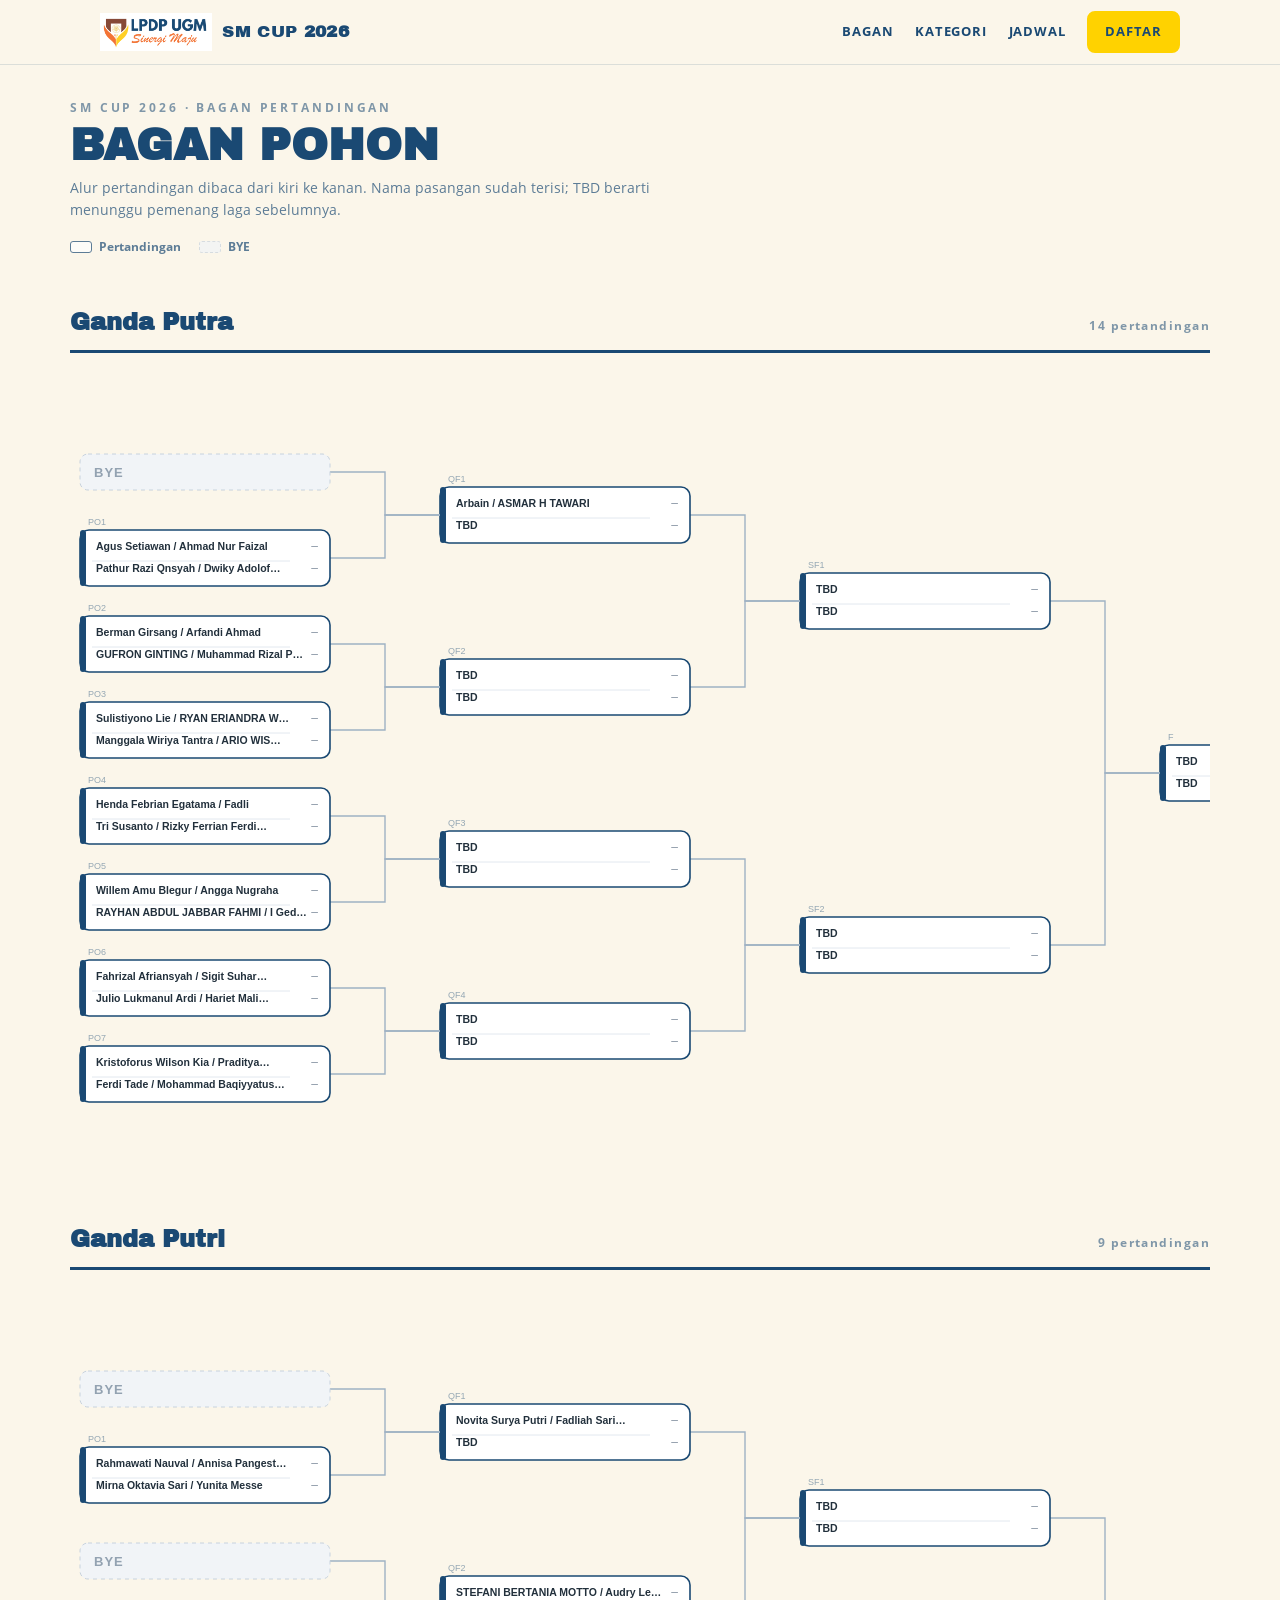
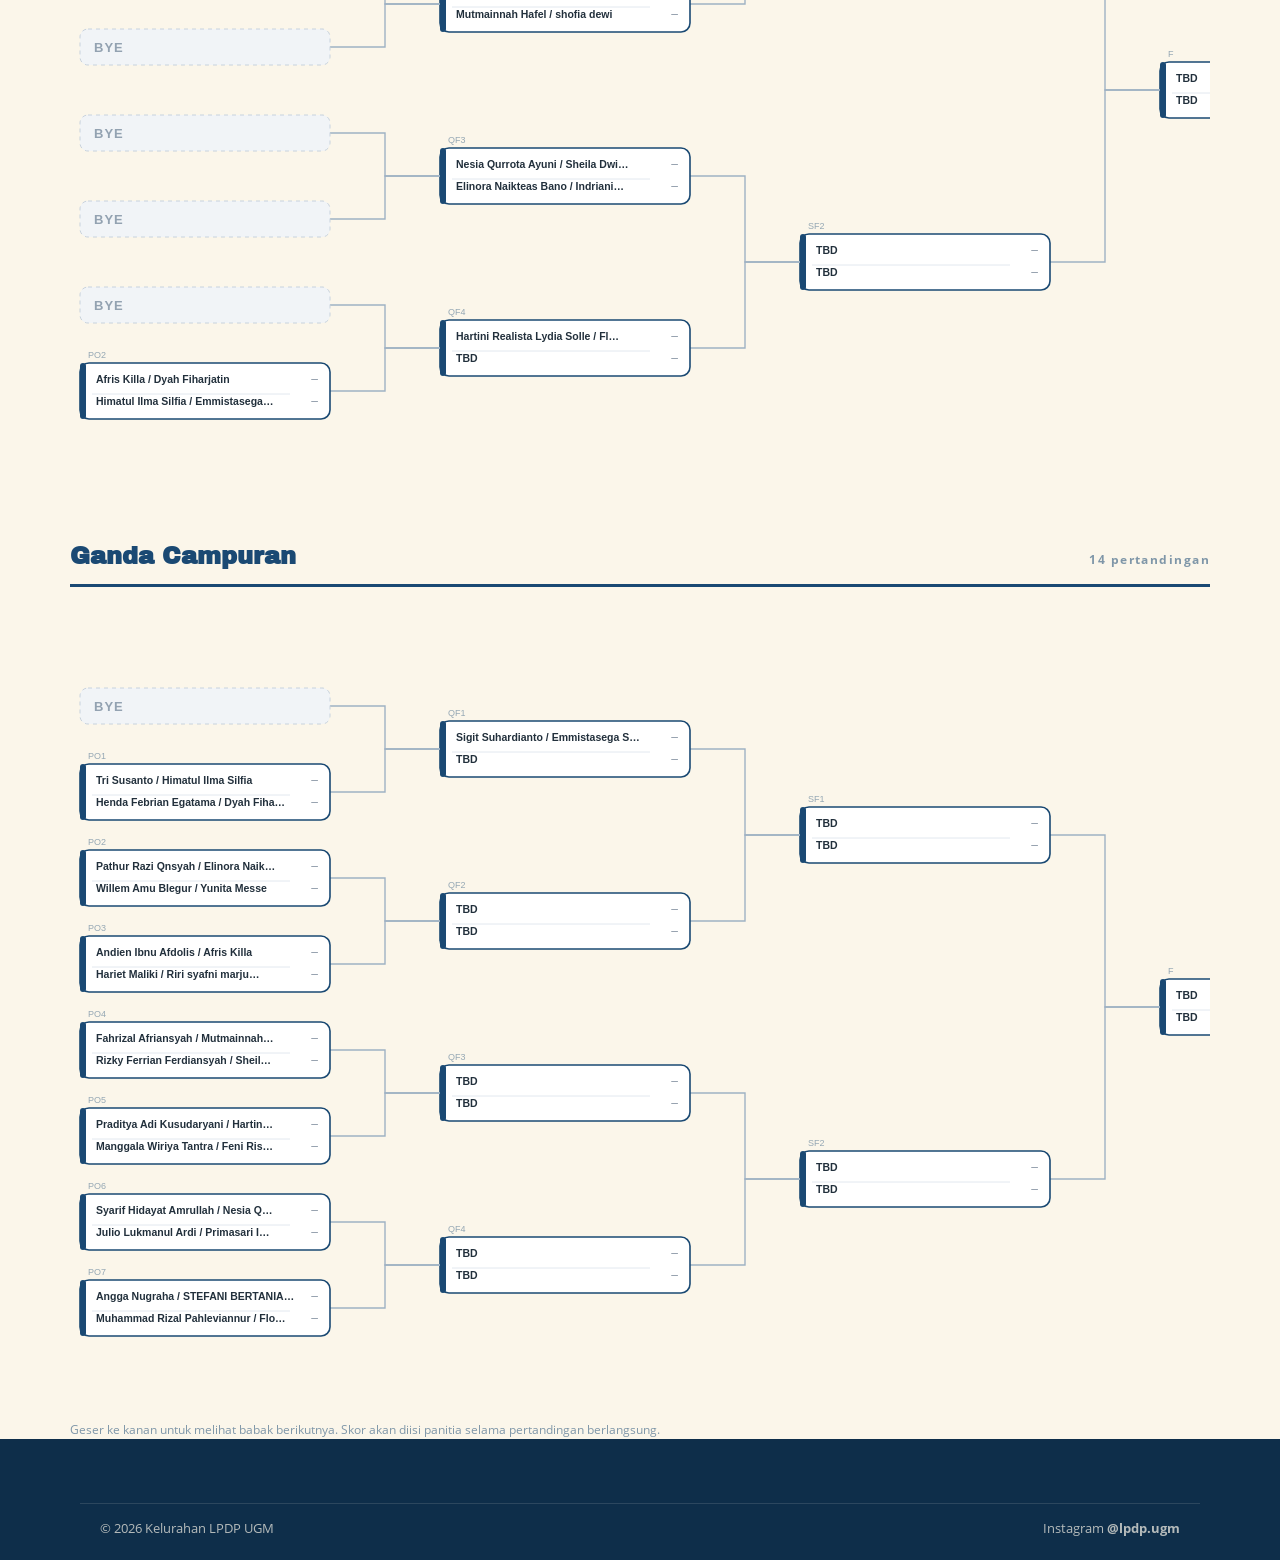
<file: bagan-pohon.html>
<!DOCTYPE html>
<html lang="id"><head>
<meta charset="utf-8">
<meta name="viewport" content="width=device-width, initial-scale=1">
<title>Bagan Pohon — SM CUP 2026</title>
<link rel="stylesheet" href="style.css">
<style>
.tree-wrap{max-width:1180px;margin:0 auto;padding:0 20px}
.tree-head{padding:34px 0 8px}
.tree-head .kick{font-weight:800;font-size:12px;letter-spacing:.24em;opacity:.55}
.tree-head h1{font-family:'Display';font-size:44px;line-height:.95;margin-top:8px}
.tree-head p{font-size:14px;opacity:.7;margin-top:10px;line-height:1.6;max-width:640px}
.legend{display:flex;gap:18px;flex-wrap:wrap;margin-top:16px;font-size:12px;font-weight:700;opacity:.7}
.legend span{display:inline-flex;align-items:center;gap:7px}
.sw{width:22px;height:12px;border-radius:3px;display:inline-block}
.kat-block{margin-top:40px}
.kat-head{display:flex;justify-content:space-between;align-items:baseline;border-bottom:3px solid var(--navy);padding-bottom:10px}
.kat-head h3{font-family:'Display';font-size:24px}
.kat-meta{font-weight:700;font-size:12px;letter-spacing:.12em;opacity:.55}
.tree-scroll{overflow-x:auto;padding:22px 0 10px}
.tree-scroll svg{display:block}
.tree-note{font-size:12px;opacity:.55;margin-top:6px}
</style></head>
<body>
<header class="site-head">
  <div class="wrap head-in">
    <a class="brand" href="index.html"><img src="assets/logo.png" alt="LPDP UGM"><span class="brand-t">SM CUP <b>2026</b></span></a>
    <nav class="menu" id="menu">
      <a href="bagan.html">Bagan</a>
      <a href="index.html#kategori">Kategori</a>
      <a href="index.html#jadwal">Jadwal</a>
      <a href="index.html#daftar" class="btn btn-sm">Daftar</a>
    </nav>
  </div>
</header>

<div class="tree-wrap">
  <div class="tree-head">
    <div class="kick">SM CUP 2026 · BAGAN PERTANDINGAN</div>
    <h1>BAGAN POHON</h1>
    <p>Alur pertandingan dibaca dari kiri ke kanan. Nama pasangan sudah terisi; TBD berarti menunggu pemenang laga sebelumnya.</p>
    <div class="legend">
      <span><i class="sw" style="background:#fff;border:1.6px solid #1A4973"></i> Pertandingan</span>
      <span><i class="sw" style="background:#F1F4F7;border:1px dashed #C7D2DD"></i> BYE</span>
    </div>
  </div>
  
  <section class="kat-block" id="ganda-putra">
    <div class="kat-head">
      <h3>Ganda Putra</h3>
      <span class="kat-meta">14 pertandingan</span>
    </div>
    <div class="tree-scroll"><svg viewBox="0 0 1460 796" width="1460" height="796" xmlns="http://www.w3.org/2000/svg" font-family="Arial,Helvetica,sans-serif"><rect x="1090" y="370.0" width="250" height="56" rx="9" fill="#fff" stroke="#1A4973" stroke-width="1.6"/><rect x="1090" y="370.0" width="6" height="56" rx="3" fill="#1A4973"/><text x="1106" y="390.0" font-size="10.5" fill="#22303C" font-weight="600"><title>TBD</title>TBD</text><text x="1106" y="412.0" font-size="10.5" fill="#22303C" font-weight="600"><title>TBD</title>TBD</text><line x1="1102" y1="401.0" x2="1300" y2="401.0" stroke="#E2E8EF"/><text x="1328" y="390.0" font-size="12" fill="#8A97A5" text-anchor="end">–</text><text x="1328" y="412.0" font-size="12" fill="#8A97A5" text-anchor="end">–</text><text x="1098" y="365.0" font-size="9" fill="#1A4973" opacity=".45">F</text><path d="M980,226.0 H1035.0 V398.0 H1090" fill="none" stroke="#9FB2C4" stroke-width="1.4"/><rect x="730" y="198.0" width="250" height="56" rx="9" fill="#fff" stroke="#1A4973" stroke-width="1.6"/><rect x="730" y="198.0" width="6" height="56" rx="3" fill="#1A4973"/><text x="746" y="218.0" font-size="10.5" fill="#22303C" font-weight="600"><title>TBD</title>TBD</text><text x="746" y="240.0" font-size="10.5" fill="#22303C" font-weight="600"><title>TBD</title>TBD</text><line x1="742" y1="229.0" x2="940" y2="229.0" stroke="#E2E8EF"/><text x="968" y="218.0" font-size="12" fill="#8A97A5" text-anchor="end">–</text><text x="968" y="240.0" font-size="12" fill="#8A97A5" text-anchor="end">–</text><text x="738" y="193.0" font-size="9" fill="#1A4973" opacity=".45">SF1</text><path d="M620,140.0 H675.0 V226.0 H730" fill="none" stroke="#9FB2C4" stroke-width="1.4"/><rect x="370" y="112.0" width="250" height="56" rx="9" fill="#fff" stroke="#1A4973" stroke-width="1.6"/><rect x="370" y="112.0" width="6" height="56" rx="3" fill="#1A4973"/><text x="386" y="132.0" font-size="10.5" fill="#22303C" font-weight="600"><title>Arbain / ASMAR H TAWARI</title>Arbain / ASMAR H TAWARI</text><text x="386" y="154.0" font-size="10.5" fill="#22303C" font-weight="600"><title>TBD</title>TBD</text><line x1="382" y1="143.0" x2="580" y2="143.0" stroke="#E2E8EF"/><text x="608" y="132.0" font-size="12" fill="#8A97A5" text-anchor="end">–</text><text x="608" y="154.0" font-size="12" fill="#8A97A5" text-anchor="end">–</text><text x="378" y="107.0" font-size="9" fill="#1A4973" opacity=".45">QF1</text><path d="M260,97.0 H315.0 V140.0 H370" fill="none" stroke="#9FB2C4" stroke-width="1.4"/><rect x="10" y="79.0" width="250" height="36" rx="8" fill="#F1F4F7" stroke="#C7D2DD" stroke-dasharray="4 4"/><text x="24" y="102.0" font-size="13" font-weight="700" fill="#93A2B1" letter-spacing="1">BYE</text><path d="M260,183.0 H315.0 V140.0 H370" fill="none" stroke="#9FB2C4" stroke-width="1.4"/><rect x="10" y="155.0" width="250" height="56" rx="9" fill="#fff" stroke="#1A4973" stroke-width="1.6"/><rect x="10" y="155.0" width="6" height="56" rx="3" fill="#1A4973"/><text x="26" y="175.0" font-size="10.5" fill="#22303C" font-weight="600"><title>Agus Setiawan / Ahmad Nur Faizal</title>Agus Setiawan / Ahmad Nur Faizal</text><text x="26" y="197.0" font-size="10.5" fill="#22303C" font-weight="600"><title>Pathur Razi Qnsyah / Dwiky Adolof Ludji Nguru</title>Pathur Razi Qnsyah / Dwiky Adolof…</text><line x1="22" y1="186.0" x2="220" y2="186.0" stroke="#E2E8EF"/><text x="248" y="175.0" font-size="12" fill="#8A97A5" text-anchor="end">–</text><text x="248" y="197.0" font-size="12" fill="#8A97A5" text-anchor="end">–</text><text x="18" y="150.0" font-size="9" fill="#1A4973" opacity=".45">PO1</text><path d="M620,312.0 H675.0 V226.0 H730" fill="none" stroke="#9FB2C4" stroke-width="1.4"/><rect x="370" y="284.0" width="250" height="56" rx="9" fill="#fff" stroke="#1A4973" stroke-width="1.6"/><rect x="370" y="284.0" width="6" height="56" rx="3" fill="#1A4973"/><text x="386" y="304.0" font-size="10.5" fill="#22303C" font-weight="600"><title>TBD</title>TBD</text><text x="386" y="326.0" font-size="10.5" fill="#22303C" font-weight="600"><title>TBD</title>TBD</text><line x1="382" y1="315.0" x2="580" y2="315.0" stroke="#E2E8EF"/><text x="608" y="304.0" font-size="12" fill="#8A97A5" text-anchor="end">–</text><text x="608" y="326.0" font-size="12" fill="#8A97A5" text-anchor="end">–</text><text x="378" y="279.0" font-size="9" fill="#1A4973" opacity=".45">QF2</text><path d="M260,269.0 H315.0 V312.0 H370" fill="none" stroke="#9FB2C4" stroke-width="1.4"/><rect x="10" y="241.0" width="250" height="56" rx="9" fill="#fff" stroke="#1A4973" stroke-width="1.6"/><rect x="10" y="241.0" width="6" height="56" rx="3" fill="#1A4973"/><text x="26" y="261.0" font-size="10.5" fill="#22303C" font-weight="600"><title>Berman Girsang / Arfandi Ahmad</title>Berman Girsang / Arfandi Ahmad</text><text x="26" y="283.0" font-size="10.5" fill="#22303C" font-weight="600"><title>GUFRON GINTING / Muhammad Rizal Pahleviannur</title>GUFRON GINTING / Muhammad Rizal P…</text><line x1="22" y1="272.0" x2="220" y2="272.0" stroke="#E2E8EF"/><text x="248" y="261.0" font-size="12" fill="#8A97A5" text-anchor="end">–</text><text x="248" y="283.0" font-size="12" fill="#8A97A5" text-anchor="end">–</text><text x="18" y="236.0" font-size="9" fill="#1A4973" opacity=".45">PO2</text><path d="M260,355.0 H315.0 V312.0 H370" fill="none" stroke="#9FB2C4" stroke-width="1.4"/><rect x="10" y="327.0" width="250" height="56" rx="9" fill="#fff" stroke="#1A4973" stroke-width="1.6"/><rect x="10" y="327.0" width="6" height="56" rx="3" fill="#1A4973"/><text x="26" y="347.0" font-size="10.5" fill="#22303C" font-weight="600"><title>Sulistiyono Lie / RYAN ERIANDRA WIRA PUTRA</title>Sulistiyono Lie / RYAN ERIANDRA W…</text><text x="26" y="369.0" font-size="10.5" fill="#22303C" font-weight="600"><title>Manggala Wiriya Tantra / ARIO WISNU WICAKSONO</title>Manggala Wiriya Tantra / ARIO WIS…</text><line x1="22" y1="358.0" x2="220" y2="358.0" stroke="#E2E8EF"/><text x="248" y="347.0" font-size="12" fill="#8A97A5" text-anchor="end">–</text><text x="248" y="369.0" font-size="12" fill="#8A97A5" text-anchor="end">–</text><text x="18" y="322.0" font-size="9" fill="#1A4973" opacity=".45">PO3</text><path d="M980,570.0 H1035.0 V398.0 H1090" fill="none" stroke="#9FB2C4" stroke-width="1.4"/><rect x="730" y="542.0" width="250" height="56" rx="9" fill="#fff" stroke="#1A4973" stroke-width="1.6"/><rect x="730" y="542.0" width="6" height="56" rx="3" fill="#1A4973"/><text x="746" y="562.0" font-size="10.5" fill="#22303C" font-weight="600"><title>TBD</title>TBD</text><text x="746" y="584.0" font-size="10.5" fill="#22303C" font-weight="600"><title>TBD</title>TBD</text><line x1="742" y1="573.0" x2="940" y2="573.0" stroke="#E2E8EF"/><text x="968" y="562.0" font-size="12" fill="#8A97A5" text-anchor="end">–</text><text x="968" y="584.0" font-size="12" fill="#8A97A5" text-anchor="end">–</text><text x="738" y="537.0" font-size="9" fill="#1A4973" opacity=".45">SF2</text><path d="M620,484.0 H675.0 V570.0 H730" fill="none" stroke="#9FB2C4" stroke-width="1.4"/><rect x="370" y="456.0" width="250" height="56" rx="9" fill="#fff" stroke="#1A4973" stroke-width="1.6"/><rect x="370" y="456.0" width="6" height="56" rx="3" fill="#1A4973"/><text x="386" y="476.0" font-size="10.5" fill="#22303C" font-weight="600"><title>TBD</title>TBD</text><text x="386" y="498.0" font-size="10.5" fill="#22303C" font-weight="600"><title>TBD</title>TBD</text><line x1="382" y1="487.0" x2="580" y2="487.0" stroke="#E2E8EF"/><text x="608" y="476.0" font-size="12" fill="#8A97A5" text-anchor="end">–</text><text x="608" y="498.0" font-size="12" fill="#8A97A5" text-anchor="end">–</text><text x="378" y="451.0" font-size="9" fill="#1A4973" opacity=".45">QF3</text><path d="M260,441.0 H315.0 V484.0 H370" fill="none" stroke="#9FB2C4" stroke-width="1.4"/><rect x="10" y="413.0" width="250" height="56" rx="9" fill="#fff" stroke="#1A4973" stroke-width="1.6"/><rect x="10" y="413.0" width="6" height="56" rx="3" fill="#1A4973"/><text x="26" y="433.0" font-size="10.5" fill="#22303C" font-weight="600"><title>Henda Febrian Egatama / Fadli</title>Henda Febrian Egatama / Fadli</text><text x="26" y="455.0" font-size="10.5" fill="#22303C" font-weight="600"><title>Tri Susanto / Rizky Ferrian Ferdiansyah</title>Tri Susanto / Rizky Ferrian Ferdi…</text><line x1="22" y1="444.0" x2="220" y2="444.0" stroke="#E2E8EF"/><text x="248" y="433.0" font-size="12" fill="#8A97A5" text-anchor="end">–</text><text x="248" y="455.0" font-size="12" fill="#8A97A5" text-anchor="end">–</text><text x="18" y="408.0" font-size="9" fill="#1A4973" opacity=".45">PO4</text><path d="M260,527.0 H315.0 V484.0 H370" fill="none" stroke="#9FB2C4" stroke-width="1.4"/><rect x="10" y="499.0" width="250" height="56" rx="9" fill="#fff" stroke="#1A4973" stroke-width="1.6"/><rect x="10" y="499.0" width="6" height="56" rx="3" fill="#1A4973"/><text x="26" y="519.0" font-size="10.5" fill="#22303C" font-weight="600"><title>Willem Amu Blegur / Angga Nugraha</title>Willem Amu Blegur / Angga Nugraha</text><text x="26" y="541.0" font-size="10.5" fill="#22303C" font-weight="600"><title>RAYHAN ABDUL JABBAR FAHMI / I Gede Arya Wiguna</title>RAYHAN ABDUL JABBAR FAHMI / I Ged…</text><line x1="22" y1="530.0" x2="220" y2="530.0" stroke="#E2E8EF"/><text x="248" y="519.0" font-size="12" fill="#8A97A5" text-anchor="end">–</text><text x="248" y="541.0" font-size="12" fill="#8A97A5" text-anchor="end">–</text><text x="18" y="494.0" font-size="9" fill="#1A4973" opacity=".45">PO5</text><path d="M620,656.0 H675.0 V570.0 H730" fill="none" stroke="#9FB2C4" stroke-width="1.4"/><rect x="370" y="628.0" width="250" height="56" rx="9" fill="#fff" stroke="#1A4973" stroke-width="1.6"/><rect x="370" y="628.0" width="6" height="56" rx="3" fill="#1A4973"/><text x="386" y="648.0" font-size="10.5" fill="#22303C" font-weight="600"><title>TBD</title>TBD</text><text x="386" y="670.0" font-size="10.5" fill="#22303C" font-weight="600"><title>TBD</title>TBD</text><line x1="382" y1="659.0" x2="580" y2="659.0" stroke="#E2E8EF"/><text x="608" y="648.0" font-size="12" fill="#8A97A5" text-anchor="end">–</text><text x="608" y="670.0" font-size="12" fill="#8A97A5" text-anchor="end">–</text><text x="378" y="623.0" font-size="9" fill="#1A4973" opacity=".45">QF4</text><path d="M260,613.0 H315.0 V656.0 H370" fill="none" stroke="#9FB2C4" stroke-width="1.4"/><rect x="10" y="585.0" width="250" height="56" rx="9" fill="#fff" stroke="#1A4973" stroke-width="1.6"/><rect x="10" y="585.0" width="6" height="56" rx="3" fill="#1A4973"/><text x="26" y="605.0" font-size="10.5" fill="#22303C" font-weight="600"><title>Fahrizal Afriansyah / Sigit Suhardianto</title>Fahrizal Afriansyah / Sigit Suhar…</text><text x="26" y="627.0" font-size="10.5" fill="#22303C" font-weight="600"><title>Julio Lukmanul Ardi / Hariet Maliki</title>Julio Lukmanul Ardi / Hariet Mali…</text><line x1="22" y1="616.0" x2="220" y2="616.0" stroke="#E2E8EF"/><text x="248" y="605.0" font-size="12" fill="#8A97A5" text-anchor="end">–</text><text x="248" y="627.0" font-size="12" fill="#8A97A5" text-anchor="end">–</text><text x="18" y="580.0" font-size="9" fill="#1A4973" opacity=".45">PO6</text><path d="M260,699.0 H315.0 V656.0 H370" fill="none" stroke="#9FB2C4" stroke-width="1.4"/><rect x="10" y="671.0" width="250" height="56" rx="9" fill="#fff" stroke="#1A4973" stroke-width="1.6"/><rect x="10" y="671.0" width="6" height="56" rx="3" fill="#1A4973"/><text x="26" y="691.0" font-size="10.5" fill="#22303C" font-weight="600"><title>Kristoforus Wilson Kia / Praditya Adi Kusudaryani</title>Kristoforus Wilson Kia / Praditya…</text><text x="26" y="713.0" font-size="10.5" fill="#22303C" font-weight="600"><title>Ferdi Tade / Mohammad Baqiyyatus Salafis Shofi</title>Ferdi Tade / Mohammad Baqiyyatus…</text><line x1="22" y1="702.0" x2="220" y2="702.0" stroke="#E2E8EF"/><text x="248" y="691.0" font-size="12" fill="#8A97A5" text-anchor="end">–</text><text x="248" y="713.0" font-size="12" fill="#8A97A5" text-anchor="end">–</text><text x="18" y="666.0" font-size="9" fill="#1A4973" opacity=".45">PO7</text></svg></div>
  </section>
  <section class="kat-block" id="ganda-putri">
    <div class="kat-head">
      <h3>Ganda Putri</h3>
      <span class="kat-meta">9 pertandingan</span>
    </div>
    <div class="tree-scroll"><svg viewBox="0 0 1460 796" width="1460" height="796" xmlns="http://www.w3.org/2000/svg" font-family="Arial,Helvetica,sans-serif"><rect x="1090" y="370.0" width="250" height="56" rx="9" fill="#fff" stroke="#1A4973" stroke-width="1.6"/><rect x="1090" y="370.0" width="6" height="56" rx="3" fill="#1A4973"/><text x="1106" y="390.0" font-size="10.5" fill="#22303C" font-weight="600"><title>TBD</title>TBD</text><text x="1106" y="412.0" font-size="10.5" fill="#22303C" font-weight="600"><title>TBD</title>TBD</text><line x1="1102" y1="401.0" x2="1300" y2="401.0" stroke="#E2E8EF"/><text x="1328" y="390.0" font-size="12" fill="#8A97A5" text-anchor="end">–</text><text x="1328" y="412.0" font-size="12" fill="#8A97A5" text-anchor="end">–</text><text x="1098" y="365.0" font-size="9" fill="#1A4973" opacity=".45">F</text><path d="M980,226.0 H1035.0 V398.0 H1090" fill="none" stroke="#9FB2C4" stroke-width="1.4"/><rect x="730" y="198.0" width="250" height="56" rx="9" fill="#fff" stroke="#1A4973" stroke-width="1.6"/><rect x="730" y="198.0" width="6" height="56" rx="3" fill="#1A4973"/><text x="746" y="218.0" font-size="10.5" fill="#22303C" font-weight="600"><title>TBD</title>TBD</text><text x="746" y="240.0" font-size="10.5" fill="#22303C" font-weight="600"><title>TBD</title>TBD</text><line x1="742" y1="229.0" x2="940" y2="229.0" stroke="#E2E8EF"/><text x="968" y="218.0" font-size="12" fill="#8A97A5" text-anchor="end">–</text><text x="968" y="240.0" font-size="12" fill="#8A97A5" text-anchor="end">–</text><text x="738" y="193.0" font-size="9" fill="#1A4973" opacity=".45">SF1</text><path d="M620,140.0 H675.0 V226.0 H730" fill="none" stroke="#9FB2C4" stroke-width="1.4"/><rect x="370" y="112.0" width="250" height="56" rx="9" fill="#fff" stroke="#1A4973" stroke-width="1.6"/><rect x="370" y="112.0" width="6" height="56" rx="3" fill="#1A4973"/><text x="386" y="132.0" font-size="10.5" fill="#22303C" font-weight="600"><title>Novita Surya Putri / Fadliah Sarita Rustam</title>Novita Surya Putri / Fadliah Sari…</text><text x="386" y="154.0" font-size="10.5" fill="#22303C" font-weight="600"><title>TBD</title>TBD</text><line x1="382" y1="143.0" x2="580" y2="143.0" stroke="#E2E8EF"/><text x="608" y="132.0" font-size="12" fill="#8A97A5" text-anchor="end">–</text><text x="608" y="154.0" font-size="12" fill="#8A97A5" text-anchor="end">–</text><text x="378" y="107.0" font-size="9" fill="#1A4973" opacity=".45">QF1</text><path d="M260,97.0 H315.0 V140.0 H370" fill="none" stroke="#9FB2C4" stroke-width="1.4"/><rect x="10" y="79.0" width="250" height="36" rx="8" fill="#F1F4F7" stroke="#C7D2DD" stroke-dasharray="4 4"/><text x="24" y="102.0" font-size="13" font-weight="700" fill="#93A2B1" letter-spacing="1">BYE</text><path d="M260,183.0 H315.0 V140.0 H370" fill="none" stroke="#9FB2C4" stroke-width="1.4"/><rect x="10" y="155.0" width="250" height="56" rx="9" fill="#fff" stroke="#1A4973" stroke-width="1.6"/><rect x="10" y="155.0" width="6" height="56" rx="3" fill="#1A4973"/><text x="26" y="175.0" font-size="10.5" fill="#22303C" font-weight="600"><title>Rahmawati Nauval / Annisa Pangestuti Utoyo</title>Rahmawati Nauval / Annisa Pangest…</text><text x="26" y="197.0" font-size="10.5" fill="#22303C" font-weight="600"><title>Mirna Oktavia Sari / Yunita Messe</title>Mirna Oktavia Sari / Yunita Messe</text><line x1="22" y1="186.0" x2="220" y2="186.0" stroke="#E2E8EF"/><text x="248" y="175.0" font-size="12" fill="#8A97A5" text-anchor="end">–</text><text x="248" y="197.0" font-size="12" fill="#8A97A5" text-anchor="end">–</text><text x="18" y="150.0" font-size="9" fill="#1A4973" opacity=".45">PO1</text><path d="M620,312.0 H675.0 V226.0 H730" fill="none" stroke="#9FB2C4" stroke-width="1.4"/><rect x="370" y="284.0" width="250" height="56" rx="9" fill="#fff" stroke="#1A4973" stroke-width="1.6"/><rect x="370" y="284.0" width="6" height="56" rx="3" fill="#1A4973"/><text x="386" y="304.0" font-size="10.5" fill="#22303C" font-weight="600"><title>STEFANI BERTANIA MOTTO / Audry Leiwakabessy</title>STEFANI BERTANIA MOTTO / Audry Le…</text><text x="386" y="326.0" font-size="10.5" fill="#22303C" font-weight="600"><title>Mutmainnah Hafel / shofia dewi</title>Mutmainnah Hafel / shofia dewi</text><line x1="382" y1="315.0" x2="580" y2="315.0" stroke="#E2E8EF"/><text x="608" y="304.0" font-size="12" fill="#8A97A5" text-anchor="end">–</text><text x="608" y="326.0" font-size="12" fill="#8A97A5" text-anchor="end">–</text><text x="378" y="279.0" font-size="9" fill="#1A4973" opacity=".45">QF2</text><path d="M260,269.0 H315.0 V312.0 H370" fill="none" stroke="#9FB2C4" stroke-width="1.4"/><rect x="10" y="251.0" width="250" height="36" rx="8" fill="#F1F4F7" stroke="#C7D2DD" stroke-dasharray="4 4"/><text x="24" y="274.0" font-size="13" font-weight="700" fill="#93A2B1" letter-spacing="1">BYE</text><path d="M260,355.0 H315.0 V312.0 H370" fill="none" stroke="#9FB2C4" stroke-width="1.4"/><rect x="10" y="337.0" width="250" height="36" rx="8" fill="#F1F4F7" stroke="#C7D2DD" stroke-dasharray="4 4"/><text x="24" y="360.0" font-size="13" font-weight="700" fill="#93A2B1" letter-spacing="1">BYE</text><path d="M980,570.0 H1035.0 V398.0 H1090" fill="none" stroke="#9FB2C4" stroke-width="1.4"/><rect x="730" y="542.0" width="250" height="56" rx="9" fill="#fff" stroke="#1A4973" stroke-width="1.6"/><rect x="730" y="542.0" width="6" height="56" rx="3" fill="#1A4973"/><text x="746" y="562.0" font-size="10.5" fill="#22303C" font-weight="600"><title>TBD</title>TBD</text><text x="746" y="584.0" font-size="10.5" fill="#22303C" font-weight="600"><title>TBD</title>TBD</text><line x1="742" y1="573.0" x2="940" y2="573.0" stroke="#E2E8EF"/><text x="968" y="562.0" font-size="12" fill="#8A97A5" text-anchor="end">–</text><text x="968" y="584.0" font-size="12" fill="#8A97A5" text-anchor="end">–</text><text x="738" y="537.0" font-size="9" fill="#1A4973" opacity=".45">SF2</text><path d="M620,484.0 H675.0 V570.0 H730" fill="none" stroke="#9FB2C4" stroke-width="1.4"/><rect x="370" y="456.0" width="250" height="56" rx="9" fill="#fff" stroke="#1A4973" stroke-width="1.6"/><rect x="370" y="456.0" width="6" height="56" rx="3" fill="#1A4973"/><text x="386" y="476.0" font-size="10.5" fill="#22303C" font-weight="600"><title>Nesia Qurrota Ayuni / Sheila Dwi Agustina</title>Nesia Qurrota Ayuni / Sheila Dwi…</text><text x="386" y="498.0" font-size="10.5" fill="#22303C" font-weight="600"><title>Elinora Naikteas Bano / Indriani Rahmah</title>Elinora Naikteas Bano / Indriani…</text><line x1="382" y1="487.0" x2="580" y2="487.0" stroke="#E2E8EF"/><text x="608" y="476.0" font-size="12" fill="#8A97A5" text-anchor="end">–</text><text x="608" y="498.0" font-size="12" fill="#8A97A5" text-anchor="end">–</text><text x="378" y="451.0" font-size="9" fill="#1A4973" opacity=".45">QF3</text><path d="M260,441.0 H315.0 V484.0 H370" fill="none" stroke="#9FB2C4" stroke-width="1.4"/><rect x="10" y="423.0" width="250" height="36" rx="8" fill="#F1F4F7" stroke="#C7D2DD" stroke-dasharray="4 4"/><text x="24" y="446.0" font-size="13" font-weight="700" fill="#93A2B1" letter-spacing="1">BYE</text><path d="M260,527.0 H315.0 V484.0 H370" fill="none" stroke="#9FB2C4" stroke-width="1.4"/><rect x="10" y="509.0" width="250" height="36" rx="8" fill="#F1F4F7" stroke="#C7D2DD" stroke-dasharray="4 4"/><text x="24" y="532.0" font-size="13" font-weight="700" fill="#93A2B1" letter-spacing="1">BYE</text><path d="M620,656.0 H675.0 V570.0 H730" fill="none" stroke="#9FB2C4" stroke-width="1.4"/><rect x="370" y="628.0" width="250" height="56" rx="9" fill="#fff" stroke="#1A4973" stroke-width="1.6"/><rect x="370" y="628.0" width="6" height="56" rx="3" fill="#1A4973"/><text x="386" y="648.0" font-size="10.5" fill="#22303C" font-weight="600"><title>Hartini Realista Lydia Solle / Florian Mayesti Prima R Makin</title>Hartini Realista Lydia Solle / Fl…</text><text x="386" y="670.0" font-size="10.5" fill="#22303C" font-weight="600"><title>TBD</title>TBD</text><line x1="382" y1="659.0" x2="580" y2="659.0" stroke="#E2E8EF"/><text x="608" y="648.0" font-size="12" fill="#8A97A5" text-anchor="end">–</text><text x="608" y="670.0" font-size="12" fill="#8A97A5" text-anchor="end">–</text><text x="378" y="623.0" font-size="9" fill="#1A4973" opacity=".45">QF4</text><path d="M260,613.0 H315.0 V656.0 H370" fill="none" stroke="#9FB2C4" stroke-width="1.4"/><rect x="10" y="595.0" width="250" height="36" rx="8" fill="#F1F4F7" stroke="#C7D2DD" stroke-dasharray="4 4"/><text x="24" y="618.0" font-size="13" font-weight="700" fill="#93A2B1" letter-spacing="1">BYE</text><path d="M260,699.0 H315.0 V656.0 H370" fill="none" stroke="#9FB2C4" stroke-width="1.4"/><rect x="10" y="671.0" width="250" height="56" rx="9" fill="#fff" stroke="#1A4973" stroke-width="1.6"/><rect x="10" y="671.0" width="6" height="56" rx="3" fill="#1A4973"/><text x="26" y="691.0" font-size="10.5" fill="#22303C" font-weight="600"><title>Afris Killa / Dyah Fiharjatin</title>Afris Killa / Dyah Fiharjatin</text><text x="26" y="713.0" font-size="10.5" fill="#22303C" font-weight="600"><title>Himatul Ilma Silfia / Emmistasega Subama</title>Himatul Ilma Silfia / Emmistasega…</text><line x1="22" y1="702.0" x2="220" y2="702.0" stroke="#E2E8EF"/><text x="248" y="691.0" font-size="12" fill="#8A97A5" text-anchor="end">–</text><text x="248" y="713.0" font-size="12" fill="#8A97A5" text-anchor="end">–</text><text x="18" y="666.0" font-size="9" fill="#1A4973" opacity=".45">PO2</text></svg></div>
  </section>
  <section class="kat-block" id="ganda-campuran">
    <div class="kat-head">
      <h3>Ganda Campuran</h3>
      <span class="kat-meta">14 pertandingan</span>
    </div>
    <div class="tree-scroll"><svg viewBox="0 0 1460 796" width="1460" height="796" xmlns="http://www.w3.org/2000/svg" font-family="Arial,Helvetica,sans-serif"><rect x="1090" y="370.0" width="250" height="56" rx="9" fill="#fff" stroke="#1A4973" stroke-width="1.6"/><rect x="1090" y="370.0" width="6" height="56" rx="3" fill="#1A4973"/><text x="1106" y="390.0" font-size="10.5" fill="#22303C" font-weight="600"><title>TBD</title>TBD</text><text x="1106" y="412.0" font-size="10.5" fill="#22303C" font-weight="600"><title>TBD</title>TBD</text><line x1="1102" y1="401.0" x2="1300" y2="401.0" stroke="#E2E8EF"/><text x="1328" y="390.0" font-size="12" fill="#8A97A5" text-anchor="end">–</text><text x="1328" y="412.0" font-size="12" fill="#8A97A5" text-anchor="end">–</text><text x="1098" y="365.0" font-size="9" fill="#1A4973" opacity=".45">F</text><path d="M980,226.0 H1035.0 V398.0 H1090" fill="none" stroke="#9FB2C4" stroke-width="1.4"/><rect x="730" y="198.0" width="250" height="56" rx="9" fill="#fff" stroke="#1A4973" stroke-width="1.6"/><rect x="730" y="198.0" width="6" height="56" rx="3" fill="#1A4973"/><text x="746" y="218.0" font-size="10.5" fill="#22303C" font-weight="600"><title>TBD</title>TBD</text><text x="746" y="240.0" font-size="10.5" fill="#22303C" font-weight="600"><title>TBD</title>TBD</text><line x1="742" y1="229.0" x2="940" y2="229.0" stroke="#E2E8EF"/><text x="968" y="218.0" font-size="12" fill="#8A97A5" text-anchor="end">–</text><text x="968" y="240.0" font-size="12" fill="#8A97A5" text-anchor="end">–</text><text x="738" y="193.0" font-size="9" fill="#1A4973" opacity=".45">SF1</text><path d="M620,140.0 H675.0 V226.0 H730" fill="none" stroke="#9FB2C4" stroke-width="1.4"/><rect x="370" y="112.0" width="250" height="56" rx="9" fill="#fff" stroke="#1A4973" stroke-width="1.6"/><rect x="370" y="112.0" width="6" height="56" rx="3" fill="#1A4973"/><text x="386" y="132.0" font-size="10.5" fill="#22303C" font-weight="600"><title>Sigit Suhardianto / Emmistasega Subama</title>Sigit Suhardianto / Emmistasega S…</text><text x="386" y="154.0" font-size="10.5" fill="#22303C" font-weight="600"><title>TBD</title>TBD</text><line x1="382" y1="143.0" x2="580" y2="143.0" stroke="#E2E8EF"/><text x="608" y="132.0" font-size="12" fill="#8A97A5" text-anchor="end">–</text><text x="608" y="154.0" font-size="12" fill="#8A97A5" text-anchor="end">–</text><text x="378" y="107.0" font-size="9" fill="#1A4973" opacity=".45">QF1</text><path d="M260,97.0 H315.0 V140.0 H370" fill="none" stroke="#9FB2C4" stroke-width="1.4"/><rect x="10" y="79.0" width="250" height="36" rx="8" fill="#F1F4F7" stroke="#C7D2DD" stroke-dasharray="4 4"/><text x="24" y="102.0" font-size="13" font-weight="700" fill="#93A2B1" letter-spacing="1">BYE</text><path d="M260,183.0 H315.0 V140.0 H370" fill="none" stroke="#9FB2C4" stroke-width="1.4"/><rect x="10" y="155.0" width="250" height="56" rx="9" fill="#fff" stroke="#1A4973" stroke-width="1.6"/><rect x="10" y="155.0" width="6" height="56" rx="3" fill="#1A4973"/><text x="26" y="175.0" font-size="10.5" fill="#22303C" font-weight="600"><title>Tri Susanto / Himatul Ilma Silfia</title>Tri Susanto / Himatul Ilma Silfia</text><text x="26" y="197.0" font-size="10.5" fill="#22303C" font-weight="600"><title>Henda Febrian Egatama / Dyah Fiharjatin</title>Henda Febrian Egatama / Dyah Fiha…</text><line x1="22" y1="186.0" x2="220" y2="186.0" stroke="#E2E8EF"/><text x="248" y="175.0" font-size="12" fill="#8A97A5" text-anchor="end">–</text><text x="248" y="197.0" font-size="12" fill="#8A97A5" text-anchor="end">–</text><text x="18" y="150.0" font-size="9" fill="#1A4973" opacity=".45">PO1</text><path d="M620,312.0 H675.0 V226.0 H730" fill="none" stroke="#9FB2C4" stroke-width="1.4"/><rect x="370" y="284.0" width="250" height="56" rx="9" fill="#fff" stroke="#1A4973" stroke-width="1.6"/><rect x="370" y="284.0" width="6" height="56" rx="3" fill="#1A4973"/><text x="386" y="304.0" font-size="10.5" fill="#22303C" font-weight="600"><title>TBD</title>TBD</text><text x="386" y="326.0" font-size="10.5" fill="#22303C" font-weight="600"><title>TBD</title>TBD</text><line x1="382" y1="315.0" x2="580" y2="315.0" stroke="#E2E8EF"/><text x="608" y="304.0" font-size="12" fill="#8A97A5" text-anchor="end">–</text><text x="608" y="326.0" font-size="12" fill="#8A97A5" text-anchor="end">–</text><text x="378" y="279.0" font-size="9" fill="#1A4973" opacity=".45">QF2</text><path d="M260,269.0 H315.0 V312.0 H370" fill="none" stroke="#9FB2C4" stroke-width="1.4"/><rect x="10" y="241.0" width="250" height="56" rx="9" fill="#fff" stroke="#1A4973" stroke-width="1.6"/><rect x="10" y="241.0" width="6" height="56" rx="3" fill="#1A4973"/><text x="26" y="261.0" font-size="10.5" fill="#22303C" font-weight="600"><title>Pathur Razi Qnsyah / Elinora Naikteas Bano</title>Pathur Razi Qnsyah / Elinora Naik…</text><text x="26" y="283.0" font-size="10.5" fill="#22303C" font-weight="600"><title>Willem Amu Blegur / Yunita Messe</title>Willem Amu Blegur / Yunita Messe</text><line x1="22" y1="272.0" x2="220" y2="272.0" stroke="#E2E8EF"/><text x="248" y="261.0" font-size="12" fill="#8A97A5" text-anchor="end">–</text><text x="248" y="283.0" font-size="12" fill="#8A97A5" text-anchor="end">–</text><text x="18" y="236.0" font-size="9" fill="#1A4973" opacity=".45">PO2</text><path d="M260,355.0 H315.0 V312.0 H370" fill="none" stroke="#9FB2C4" stroke-width="1.4"/><rect x="10" y="327.0" width="250" height="56" rx="9" fill="#fff" stroke="#1A4973" stroke-width="1.6"/><rect x="10" y="327.0" width="6" height="56" rx="3" fill="#1A4973"/><text x="26" y="347.0" font-size="10.5" fill="#22303C" font-weight="600"><title>Andien Ibnu Afdolis / Afris Killa</title>Andien Ibnu Afdolis / Afris Killa</text><text x="26" y="369.0" font-size="10.5" fill="#22303C" font-weight="600"><title>Hariet Maliki / Riri syafni marjuli</title>Hariet Maliki / Riri syafni marju…</text><line x1="22" y1="358.0" x2="220" y2="358.0" stroke="#E2E8EF"/><text x="248" y="347.0" font-size="12" fill="#8A97A5" text-anchor="end">–</text><text x="248" y="369.0" font-size="12" fill="#8A97A5" text-anchor="end">–</text><text x="18" y="322.0" font-size="9" fill="#1A4973" opacity=".45">PO3</text><path d="M980,570.0 H1035.0 V398.0 H1090" fill="none" stroke="#9FB2C4" stroke-width="1.4"/><rect x="730" y="542.0" width="250" height="56" rx="9" fill="#fff" stroke="#1A4973" stroke-width="1.6"/><rect x="730" y="542.0" width="6" height="56" rx="3" fill="#1A4973"/><text x="746" y="562.0" font-size="10.5" fill="#22303C" font-weight="600"><title>TBD</title>TBD</text><text x="746" y="584.0" font-size="10.5" fill="#22303C" font-weight="600"><title>TBD</title>TBD</text><line x1="742" y1="573.0" x2="940" y2="573.0" stroke="#E2E8EF"/><text x="968" y="562.0" font-size="12" fill="#8A97A5" text-anchor="end">–</text><text x="968" y="584.0" font-size="12" fill="#8A97A5" text-anchor="end">–</text><text x="738" y="537.0" font-size="9" fill="#1A4973" opacity=".45">SF2</text><path d="M620,484.0 H675.0 V570.0 H730" fill="none" stroke="#9FB2C4" stroke-width="1.4"/><rect x="370" y="456.0" width="250" height="56" rx="9" fill="#fff" stroke="#1A4973" stroke-width="1.6"/><rect x="370" y="456.0" width="6" height="56" rx="3" fill="#1A4973"/><text x="386" y="476.0" font-size="10.5" fill="#22303C" font-weight="600"><title>TBD</title>TBD</text><text x="386" y="498.0" font-size="10.5" fill="#22303C" font-weight="600"><title>TBD</title>TBD</text><line x1="382" y1="487.0" x2="580" y2="487.0" stroke="#E2E8EF"/><text x="608" y="476.0" font-size="12" fill="#8A97A5" text-anchor="end">–</text><text x="608" y="498.0" font-size="12" fill="#8A97A5" text-anchor="end">–</text><text x="378" y="451.0" font-size="9" fill="#1A4973" opacity=".45">QF3</text><path d="M260,441.0 H315.0 V484.0 H370" fill="none" stroke="#9FB2C4" stroke-width="1.4"/><rect x="10" y="413.0" width="250" height="56" rx="9" fill="#fff" stroke="#1A4973" stroke-width="1.6"/><rect x="10" y="413.0" width="6" height="56" rx="3" fill="#1A4973"/><text x="26" y="433.0" font-size="10.5" fill="#22303C" font-weight="600"><title>Fahrizal Afriansyah / Mutmainnah Hafel</title>Fahrizal Afriansyah / Mutmainnah…</text><text x="26" y="455.0" font-size="10.5" fill="#22303C" font-weight="600"><title>Rizky Ferrian Ferdiansyah / Sheila Dwi Agustina</title>Rizky Ferrian Ferdiansyah / Sheil…</text><line x1="22" y1="444.0" x2="220" y2="444.0" stroke="#E2E8EF"/><text x="248" y="433.0" font-size="12" fill="#8A97A5" text-anchor="end">–</text><text x="248" y="455.0" font-size="12" fill="#8A97A5" text-anchor="end">–</text><text x="18" y="408.0" font-size="9" fill="#1A4973" opacity=".45">PO4</text><path d="M260,527.0 H315.0 V484.0 H370" fill="none" stroke="#9FB2C4" stroke-width="1.4"/><rect x="10" y="499.0" width="250" height="56" rx="9" fill="#fff" stroke="#1A4973" stroke-width="1.6"/><rect x="10" y="499.0" width="6" height="56" rx="3" fill="#1A4973"/><text x="26" y="519.0" font-size="10.5" fill="#22303C" font-weight="600"><title>Praditya Adi Kusudaryani / Hartini Realista Lydia Solle</title>Praditya Adi Kusudaryani / Hartin…</text><text x="26" y="541.0" font-size="10.5" fill="#22303C" font-weight="600"><title>Manggala Wiriya Tantra / Feni Risma Mei Diana</title>Manggala Wiriya Tantra / Feni Ris…</text><line x1="22" y1="530.0" x2="220" y2="530.0" stroke="#E2E8EF"/><text x="248" y="519.0" font-size="12" fill="#8A97A5" text-anchor="end">–</text><text x="248" y="541.0" font-size="12" fill="#8A97A5" text-anchor="end">–</text><text x="18" y="494.0" font-size="9" fill="#1A4973" opacity=".45">PO5</text><path d="M620,656.0 H675.0 V570.0 H730" fill="none" stroke="#9FB2C4" stroke-width="1.4"/><rect x="370" y="628.0" width="250" height="56" rx="9" fill="#fff" stroke="#1A4973" stroke-width="1.6"/><rect x="370" y="628.0" width="6" height="56" rx="3" fill="#1A4973"/><text x="386" y="648.0" font-size="10.5" fill="#22303C" font-weight="600"><title>TBD</title>TBD</text><text x="386" y="670.0" font-size="10.5" fill="#22303C" font-weight="600"><title>TBD</title>TBD</text><line x1="382" y1="659.0" x2="580" y2="659.0" stroke="#E2E8EF"/><text x="608" y="648.0" font-size="12" fill="#8A97A5" text-anchor="end">–</text><text x="608" y="670.0" font-size="12" fill="#8A97A5" text-anchor="end">–</text><text x="378" y="623.0" font-size="9" fill="#1A4973" opacity=".45">QF4</text><path d="M260,613.0 H315.0 V656.0 H370" fill="none" stroke="#9FB2C4" stroke-width="1.4"/><rect x="10" y="585.0" width="250" height="56" rx="9" fill="#fff" stroke="#1A4973" stroke-width="1.6"/><rect x="10" y="585.0" width="6" height="56" rx="3" fill="#1A4973"/><text x="26" y="605.0" font-size="10.5" fill="#22303C" font-weight="600"><title>Syarif Hidayat Amrullah / Nesia Qurrota Ayuni</title>Syarif Hidayat Amrullah / Nesia Q…</text><text x="26" y="627.0" font-size="10.5" fill="#22303C" font-weight="600"><title>Julio Lukmanul Ardi / Primasari Iswardani Hijriyah</title>Julio Lukmanul Ardi / Primasari I…</text><line x1="22" y1="616.0" x2="220" y2="616.0" stroke="#E2E8EF"/><text x="248" y="605.0" font-size="12" fill="#8A97A5" text-anchor="end">–</text><text x="248" y="627.0" font-size="12" fill="#8A97A5" text-anchor="end">–</text><text x="18" y="580.0" font-size="9" fill="#1A4973" opacity=".45">PO6</text><path d="M260,699.0 H315.0 V656.0 H370" fill="none" stroke="#9FB2C4" stroke-width="1.4"/><rect x="10" y="671.0" width="250" height="56" rx="9" fill="#fff" stroke="#1A4973" stroke-width="1.6"/><rect x="10" y="671.0" width="6" height="56" rx="3" fill="#1A4973"/><text x="26" y="691.0" font-size="10.5" fill="#22303C" font-weight="600"><title>Angga Nugraha / STEFANI BERTANIA MOTTO</title>Angga Nugraha / STEFANI BERTANIA…</text><text x="26" y="713.0" font-size="10.5" fill="#22303C" font-weight="600"><title>Muhammad Rizal Pahleviannur / Florian Mayesti Prima R Makin</title>Muhammad Rizal Pahleviannur / Flo…</text><line x1="22" y1="702.0" x2="220" y2="702.0" stroke="#E2E8EF"/><text x="248" y="691.0" font-size="12" fill="#8A97A5" text-anchor="end">–</text><text x="248" y="713.0" font-size="12" fill="#8A97A5" text-anchor="end">–</text><text x="18" y="666.0" font-size="9" fill="#1A4973" opacity=".45">PO7</text></svg></div>
  </section>
  <p class="tree-note">Geser ke kanan untuk melihat babak berikutnya. Skor akan diisi panitia selama pertandingan berlangsung.</p>
</div>

<footer class="site-foot"><div class="wrap foot-b"><span>© 2026 Kelurahan LPDP UGM</span><span>Instagram <b>@lpdp.ugm</b></span></div></footer>
</body></html>
</file>
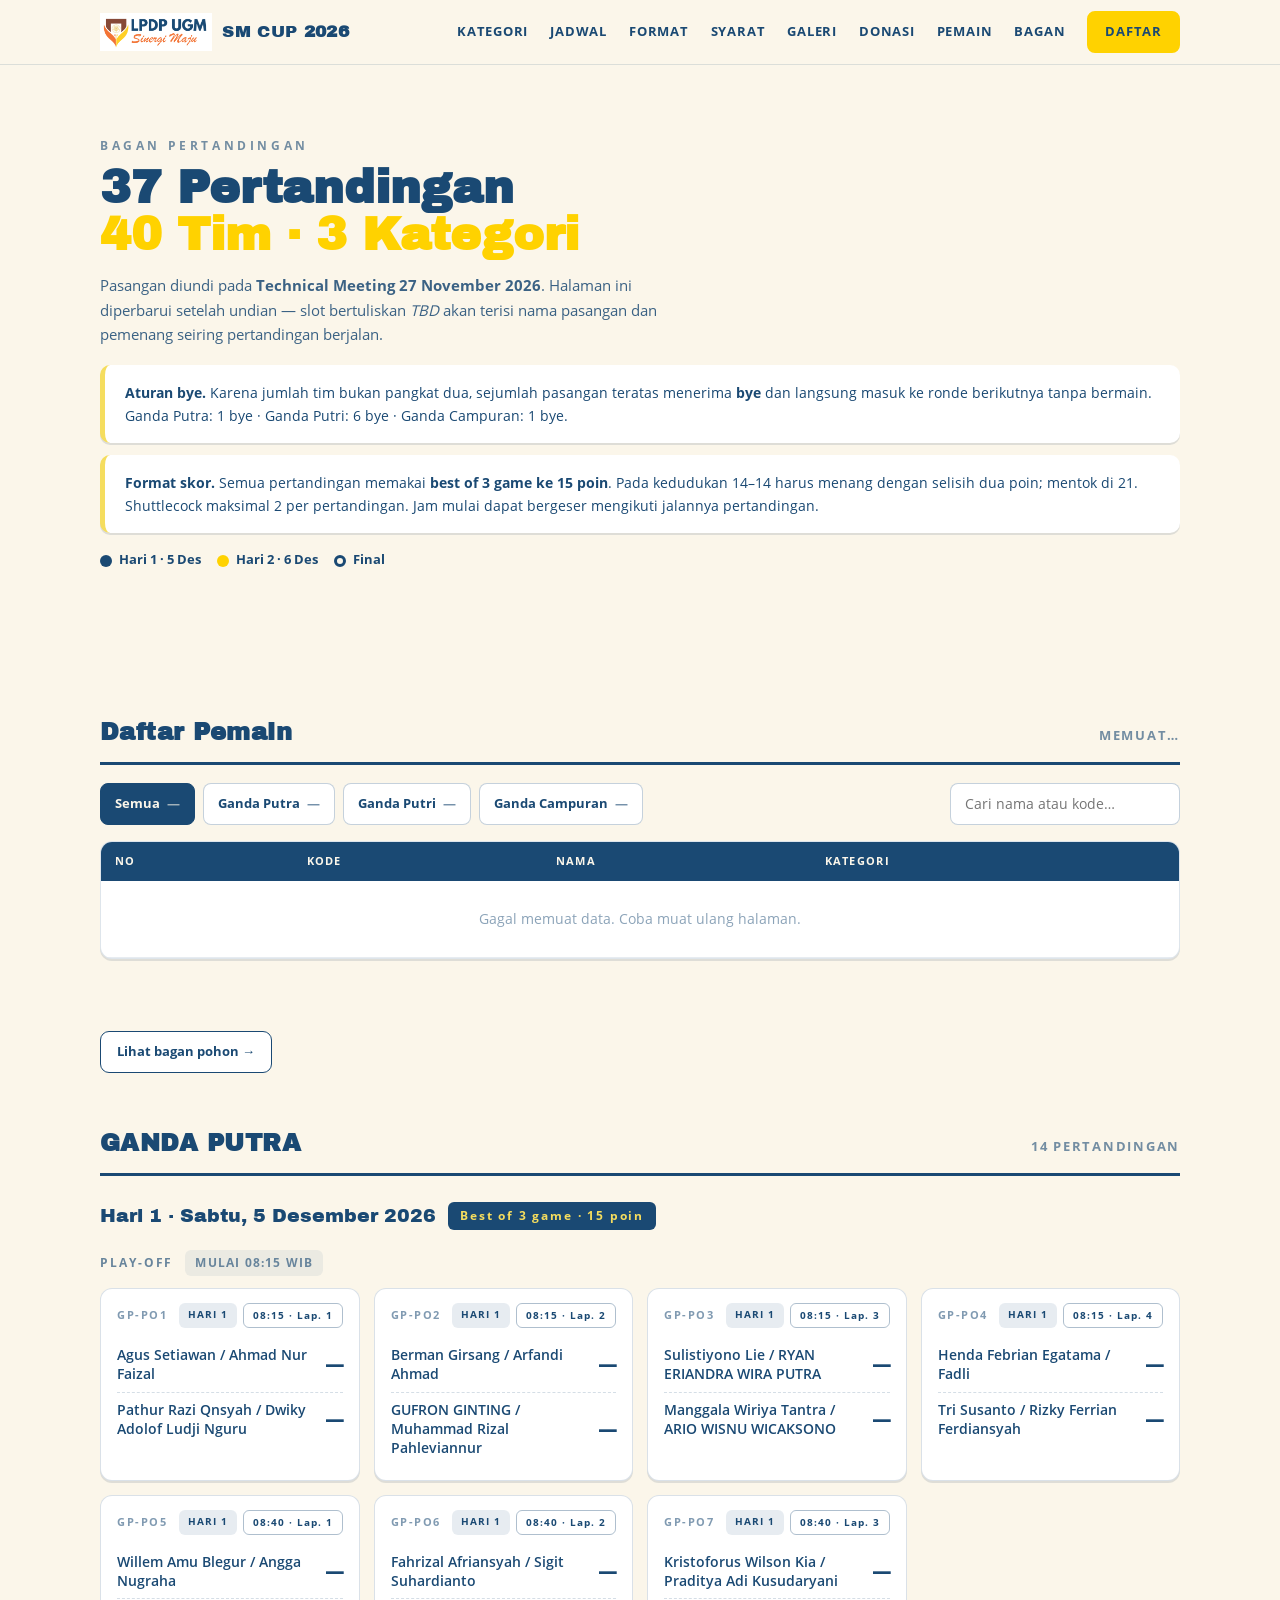
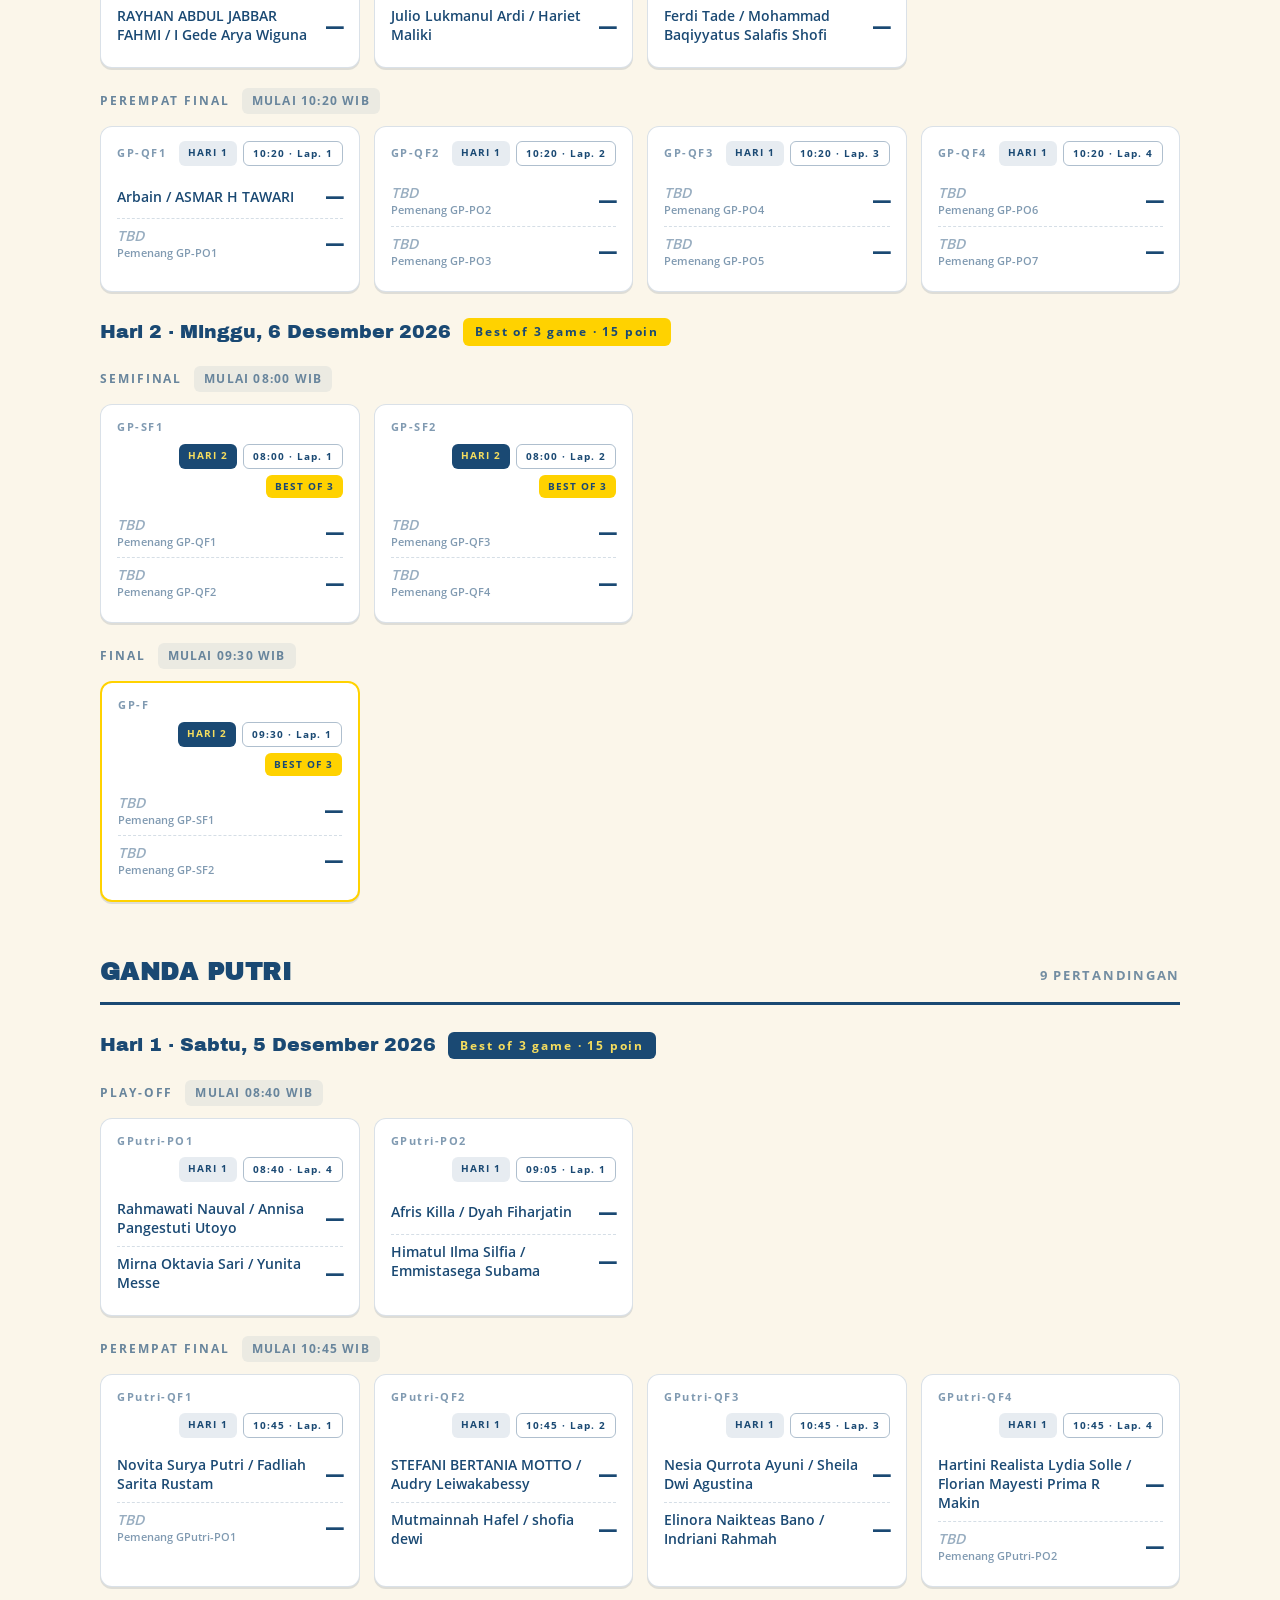
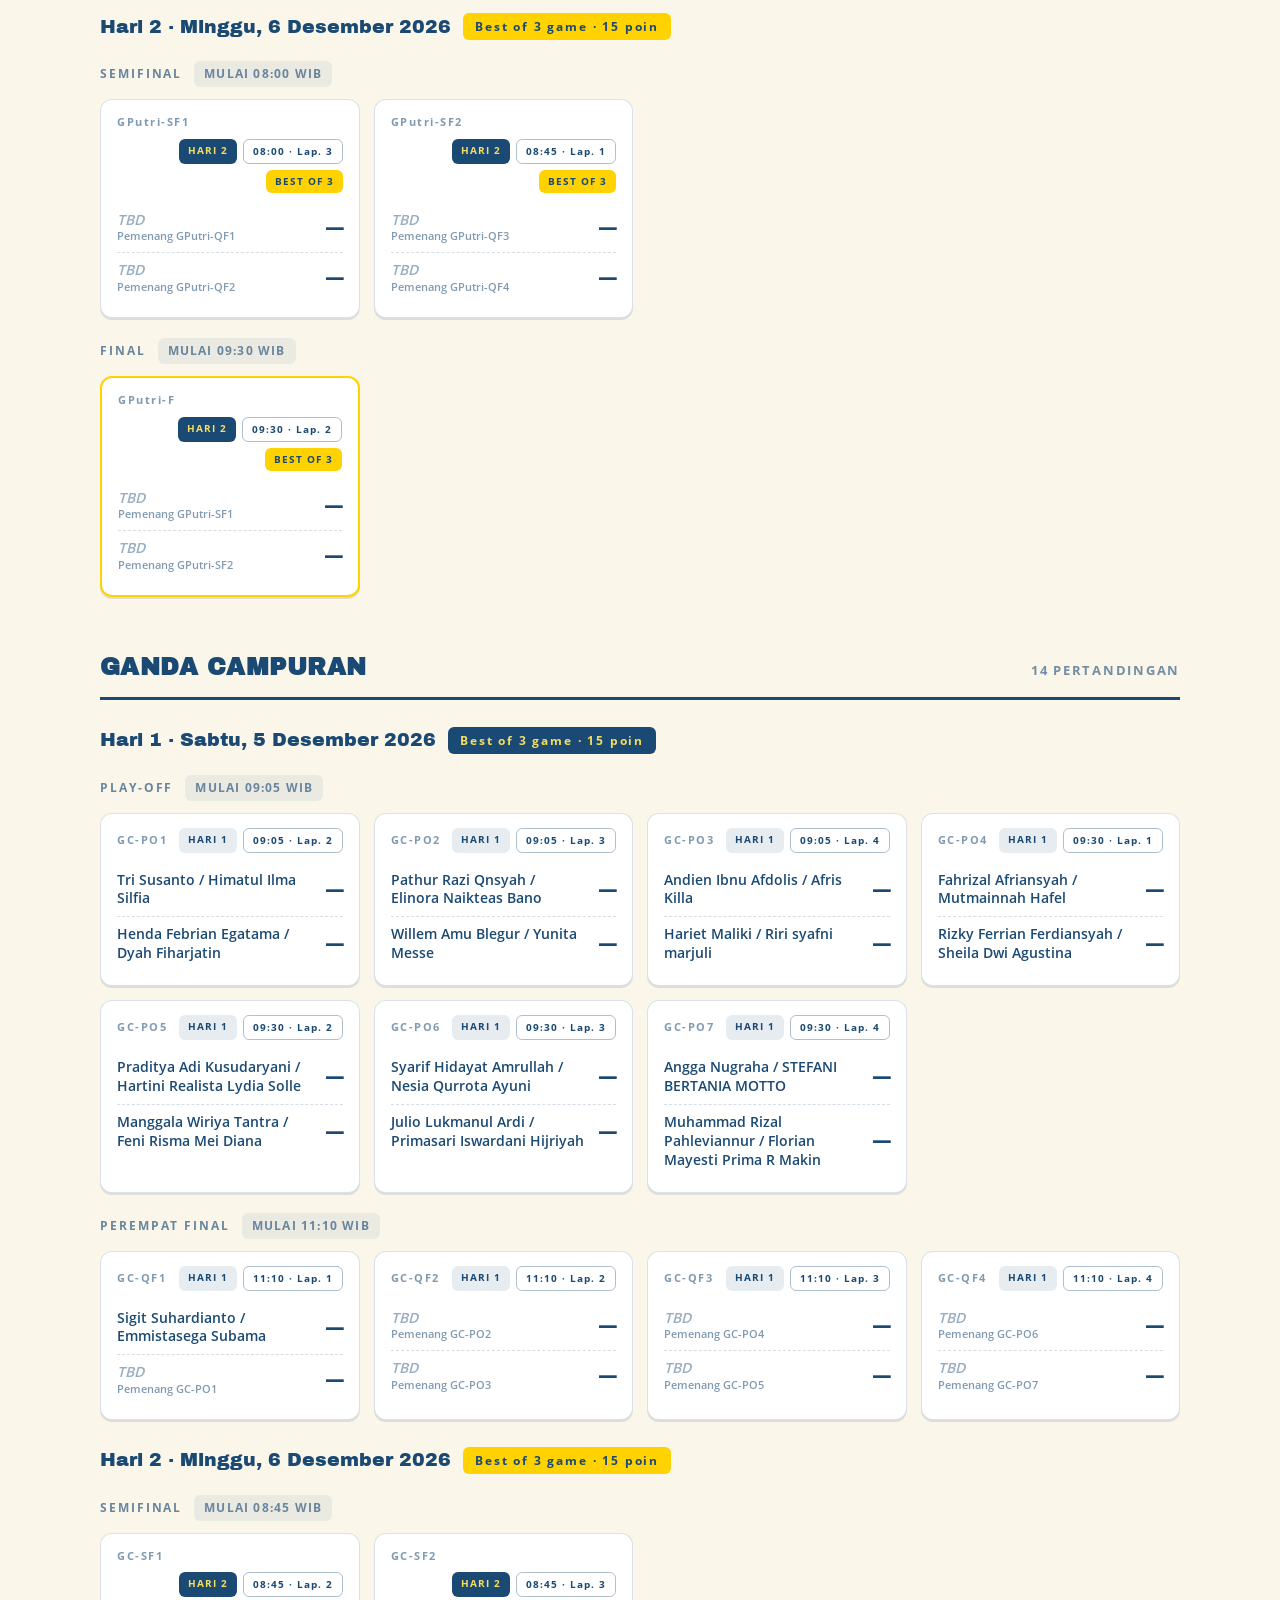
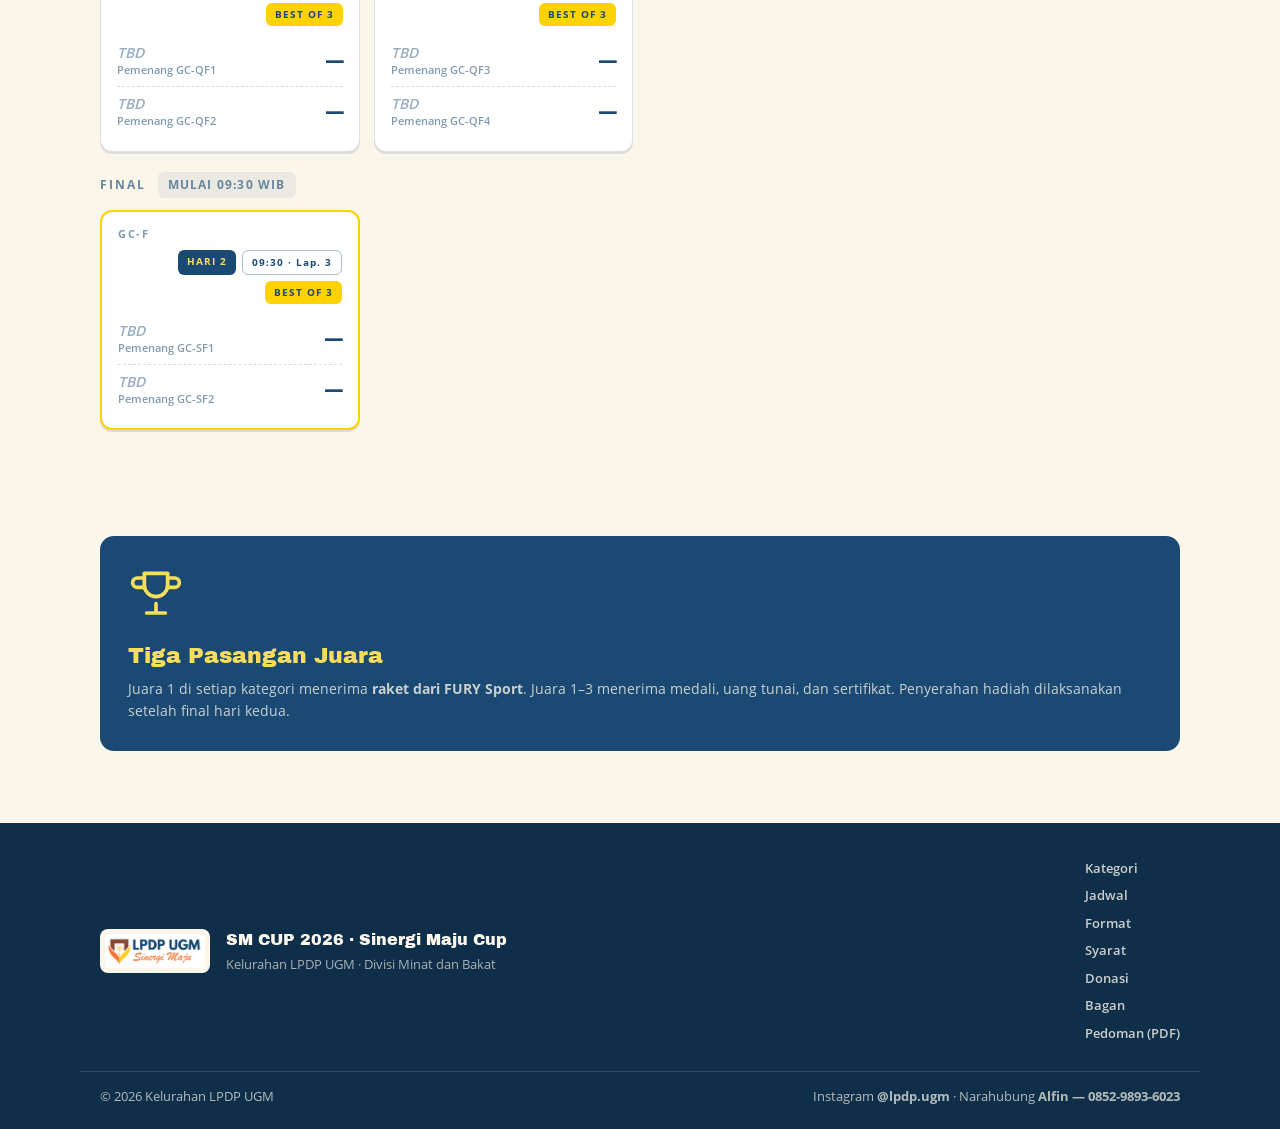
<file: bagan.html>
<!DOCTYPE html>
<html lang="id">
<head>
<meta charset="utf-8">
<meta name="viewport" content="width=device-width, initial-scale=1">
<title>Bagan Pertandingan — SM CUP 2026 | Kelurahan LPDP UGM</title>
<meta name="description" content="Bagan pertandingan SM CUP 2026 (Sinergi Maju Cup): 40 tim, 3 kategori, 37 pertandingan selama 5–6 Desember 2026 di Powr Hall (red carpet), Yogyakarta.">
<link rel="stylesheet" href="style.css">
<style>

/* ---------- bagan ---------- */
.bagan-note{margin-top:18px;background:#fff;border-left:5px solid var(--yellow);border-radius:10px;
  padding:16px 20px;font-size:14px;line-height:1.65;box-shadow:var(--shadow)}
.bagan-note b{color:var(--navy)}
.bagan-note + .bagan-note{margin-top:12px}
.bagan-legend{display:flex;gap:16px;flex-wrap:wrap;margin-top:18px;font-size:12.5px;font-weight:700}
.bagan-legend span{display:inline-flex;align-items:center;gap:7px}
.dot{width:12px;height:12px;border-radius:50%;flex:none}
.dot.d1{background:var(--navy)}
.dot.d2{background:var(--hot)}
.dot.bo3{background:transparent;border:3px solid var(--navy)}

.bagan-sec{margin-top:52px}
.bagan-sec-head{display:flex;align-items:baseline;justify-content:space-between;gap:16px;flex-wrap:wrap;border-bottom:3px solid var(--navy);padding-bottom:12px}
.bagan-sec-head h3{font-family:'Display';font-size:24px;letter-spacing:.02em}
.bagan-sec-head .cnt{font-weight:700;font-size:12.5px;letter-spacing:.14em;opacity:.6}

.day-block{margin-top:26px}
.day-head{display:flex;align-items:center;gap:12px}
.day-head .tgl{font-family:'Display';font-size:19px}
.day-head .ket{font-weight:700;font-size:11.5px;letter-spacing:.16em;padding:5px 12px;border-radius:6px}
.day-head .ket.d1{background:var(--navy);color:var(--yellow)}
.day-head .ket.d2{background:var(--hot);color:var(--navy)}

.round-block{margin-top:20px}
.round-head{display:flex;align-items:center;gap:12px;font-weight:700;font-size:12px;letter-spacing:.16em;text-transform:uppercase;opacity:.65}
.round-head .jam{background:rgba(26,73,115,.1);padding:4px 10px;border-radius:6px;letter-spacing:.1em}
.round-grid{display:grid;grid-template-columns:repeat(auto-fill,minmax(240px,1fr));gap:14px;margin-top:12px}

.match{background:#fff;border:1px solid rgba(26,73,115,.16);border-radius:12px;padding:14px 16px;box-shadow:var(--shadow);position:relative}
.match.final{border:2px solid var(--hot)}
.match-top{display:flex;justify-content:space-between;align-items:center;gap:8px;margin-bottom:10px;flex-wrap:wrap}
.match-id{font-weight:800;font-size:11px;letter-spacing:.14em;color:var(--navy);opacity:.55;white-space:nowrap;flex:none}
.match-meta{display:flex;gap:6px;flex-wrap:wrap;margin-left:auto;justify-content:flex-end}
.badge{font-weight:800;font-size:10px;letter-spacing:.1em;padding:4px 9px;border-radius:6px;white-space:nowrap}
.badge.hari1{background:rgba(26,73,115,.1);color:var(--navy)}
.badge.hari2{background:var(--navy);color:var(--yellow)}
.badge.lap{background:transparent;border:1.5px solid rgba(26,73,115,.35);color:var(--navy)}
.badge.bo3{background:var(--hot);color:var(--navy)}
.team{display:flex;justify-content:space-between;align-items:center;gap:10px;padding:8px 0;font-size:14px;font-weight:600}
.team + .team{border-top:1px dashed rgba(26,73,115,.18)}
.team .nm{flex:1;line-height:1.35}
.team .nm small{display:block;font-weight:600;font-size:11px;opacity:.55}
.team .skor{font-family:'Display';font-size:17px;color:var(--navy);min-width:20px;text-align:right}
.team .tbd{color:rgba(26,73,115,.45);font-style:italic;font-weight:600}
.team.win .nm{color:var(--navy)}
.team.win .skor{color:#2E7D32}
.team.lose{opacity:.55}
.bye-tag{font-weight:800;font-size:9.5px;letter-spacing:.12em;color:#8A6D00;background:rgba(255,210,0,.25);padding:3px 8px;border-radius:5px;white-space:nowrap}
.match-foot{margin-top:10px;font-size:11.5px;opacity:.6;line-height:1.45}

.champ{margin-top:34px;background:var(--navy);color:var(--cream);border-radius:var(--radius);padding:28px;
  display:flex;align-items:center;gap:20px;flex-wrap:wrap}
.champ-ic{width:56px;height:56px;flex:none}
.champ-t{font-family:'Display';font-size:22px;color:var(--yellow)}
.champ-s{font-size:13.5px;opacity:.78;margin-top:6px;line-height:1.6}

@media (max-width:640px){
  .round-grid{grid-template-columns:1fr}
  .champ-ic{width:44px;height:44px}
}

/* ---------- daftar pemain ---------- */
.pemain-tools{display:flex;justify-content:space-between;gap:14px;flex-wrap:wrap;margin-top:18px}
.pemain-tabs{display:flex;gap:8px;flex-wrap:wrap}
.pemain-tabs button{border:1.5px solid rgba(26,73,115,.25);background:#fff;color:var(--navy);
  border-radius:8px;padding:9px 14px;font:inherit;font-weight:700;font-size:12.5px;cursor:pointer}
.pemain-tabs button.on{background:var(--navy);color:var(--cream);border-color:var(--navy)}
.pemain-tabs b{opacity:.6;margin-left:4px}
#pemain-cari{border:1.5px solid rgba(26,73,115,.25);border-radius:8px;padding:10px 14px;
  font:inherit;font-size:13.5px;color:var(--navy);min-width:230px}
.pemain-wrap{margin-top:16px;background:#fff;border:1px solid rgba(26,73,115,.14);border-radius:12px;
  overflow:auto;max-height:560px;box-shadow:var(--shadow)}
.pemain-tbl{width:100%;border-collapse:collapse;font-size:13.5px}
.pemain-tbl th{position:sticky;top:0;background:var(--navy);color:var(--cream);text-align:left;
  padding:11px 14px;font-size:11px;letter-spacing:.12em;text-transform:uppercase;z-index:2}
.pemain-tbl td{padding:9px 14px;border-bottom:1px solid rgba(26,73,115,.10);vertical-align:top}
.pemain-tbl tr:nth-child(even) td{background:rgba(26,73,115,.025)}
.pemain-tbl td.pk-no{opacity:.45;width:50px;font-weight:600}
.pemain-tbl td.pk-kode{font-weight:600;white-space:nowrap;font-variant-numeric:tabular-nums;font-size:12.5px;letter-spacing:.02em;color:rgba(26,73,115,.75)}
.pemain-tbl td.pk-nama{font-weight:600}
.pemain-tbl td.pk-kat{font-size:12px;opacity:.75}
.pemain-empty{text-align:center;padding:28px!important;opacity:.5}
.tag-pending{display:inline-block;margin-top:4px;font-size:10px;font-weight:800;letter-spacing:.06em;
  background:#FFF3C4;color:#8A5A00;padding:3px 6px;border-radius:4px}
</style>
</head>
<body>

<header class="site-head">
  <div class="wrap head-in">
    <a class="brand" href="index.html">
      <img src="assets/logo.png" alt="LPDP UGM Sinergi Maju">
      <span class="brand-t">SM CUP <b>2026</b></span>
    </a>
    <nav class="menu" id="menu">
      <a href="index.html#kategori">Kategori</a>
      <a href="index.html#jadwal">Jadwal</a>
      <a href="index.html#format">Format</a>
      <a href="index.html#syarat">Syarat</a>
      <a href="index.html#galeri">Galeri</a>
      <a href="index.html#donasi">Donasi</a>
      <a href="#daftar-pemain">Pemain</a>
      <a href="bagan.html" class="menu-act">Bagan</a>
      <a href="index.html#daftar" class="btn btn-sm">Daftar</a>
    </nav>
    <button class="burger" id="burger" aria-label="Menu" aria-expanded="false">
      <span></span><span></span><span></span>
    </button>
  </div>
</header>

<section class="sec">
  <div class="wrap">
    <div class="sec-head">
      <div class="kicker">Bagan Pertandingan</div>
      <h2><span id="jml-pertandingan">37</span> Pertandingan<br><span class="y"><span id="jml-tim">40</span> Tim · 3 Kategori</span></h2>
      <p>Pasangan diundi pada <b>Technical Meeting 27 November 2026</b>. Halaman ini diperbarui setelah undian —
        slot bertuliskan <i>TBD</i> akan terisi nama pasangan dan pemenang seiring pertandingan berjalan.</p>
    </div>

    <div class="bagan-note">
      <b>Aturan bye.</b> Karena jumlah tim bukan pangkat dua, sejumlah pasangan teratas menerima
      <b>bye</b> dan langsung masuk ke ronde berikutnya tanpa bermain.
      <span id="info-bye">Ganda Putra: 1 bye · Ganda Putri: 6 bye · Ganda Campuran: 1 bye.</span>
    </div>
    <div class="bagan-note">
      <b>Format skor.</b> Semua pertandingan memakai <b>best of 3 game ke 15 poin</b>. Pada kedudukan 14–14
      harus menang dengan selisih dua poin; mentok di 21. Shuttlecock maksimal 2 per pertandingan.
      Jam mulai dapat bergeser mengikuti jalannya pertandingan.
    </div>

    <div class="bagan-legend">
      <span><i class="dot d1"></i>Hari 1 · 5 Des</span>
      <span><i class="dot d2"></i>Hari 2 · 6 Des</span>
      <span><i class="dot bo3"></i>Final</span>
    </div>
  </div>
</section>

<section class="sec" id="daftar-pemain">
  <div class="wrap">
    <div class="bagan-sec" style="margin-top:0">
      <div class="bagan-sec-head">
        <h3>Daftar Pemain</h3>
        <span class="cnt" id="pemain-total">MEMUAT…</span>
      </div>

      <div class="pemain-tools">
        <div class="pemain-tabs" id="pemain-tabs">
          <button class="on" data-kat="SEMUA">Semua <b>—</b></button>
          <button data-kat="GANDA PUTRA">Ganda Putra <b>—</b></button>
          <button data-kat="GANDA PUTRI">Ganda Putri <b>—</b></button>
          <button data-kat="GANDA CAMPURAN">Ganda Campuran <b>—</b></button>
        </div>
        <input id="pemain-cari" type="search" placeholder="Cari nama atau kode…">
      </div>

      <div class="pemain-wrap">
        <table class="pemain-tbl">
          <thead><tr><th>No</th><th>Kode</th><th>Nama</th><th>Kategori</th></tr></thead>
          <tbody id="pemain-isi"><tr><td colspan="4" class="pemain-empty">Memuat…</td></tr></tbody>
        </table>
      </div>

      
    </div>
  </div>
</section>

<div class="wrap" style="margin-bottom:14px">
  <a href="bagan-pohon.html" style="display:inline-block;background:#fff;border:1.5px solid #1A4973;color:#1A4973;font-weight:800;font-size:13px;padding:10px 16px;border-radius:9px;text-decoration:none">Lihat bagan pohon →</a>
</div>

<section class="sec sec-light" style="padding-top:0" id="wadah-bagan">
  <div class="wrap" id="bagan-root">
    <p style="font-weight:600;font-size:15px;opacity:.7">Memuat bagan…</p>
  </div>
</section>

<section class="sec" style="padding-top:0">
  <div class="wrap">
    <div class="champ">
      <svg class="champ-ic" viewBox="0 0 24 24" fill="none" stroke="#F5DD5E" stroke-width="1.6" stroke-linecap="round" stroke-linejoin="round"><path d="M8 21h8M12 17v4M7 4h10v5a5 5 0 0 1-10 0V4Z"/><path d="M7 6H4a2 2 0 0 0 0 4h3M17 6h3a2 2 0 0 1 0 4h-3"/></svg>
      <div>
        <div class="champ-t">Tiga Pasangan Juara</div>
        <div class="champ-s">Juara 1 di setiap kategori menerima <b>raket dari FURY Sport</b>. Juara 1–3 menerima medali,
          uang tunai, dan sertifikat. Penyerahan hadiah dilaksanakan setelah final hari kedua.</div>
      </div>
    </div>
  </div>
</section>


<footer class="site-foot">
  <div class="wrap foot-in">
    <div class="foot-l">
      <img src="assets/logo.png" alt="LPDP UGM Sinergi Maju">
      <div>
        <div class="foot-t">SM CUP 2026 · Sinergi Maju Cup</div>
        <div class="foot-s">Kelurahan LPDP UGM · Divisi Minat dan Bakat</div>
      </div>
    </div>
    <div class="foot-r">
      <a href="index.html#kategori">Kategori</a>
      <a href="index.html#jadwal">Jadwal</a>
      <a href="index.html#format">Format</a>
      <a href="index.html#syarat">Syarat</a>
      <a href="index.html#donasi">Donasi</a>
      <a href="bagan.html">Bagan</a>
      <a href="pedoman.html">Pedoman (PDF)</a>
    </div>
  </div>
  <div class="wrap foot-b">
    <span>© 2026 Kelurahan LPDP UGM</span>
    <span>Instagram <b>@lpdp.ugm</b> · Narahubung <b id="foot-wa">Alfin — 0852-9893-6023</b></span>
  </div>
</footer>

<script src="config.js?v=14"></script>
<script src="data.js?v=17"></script>
<script src="app.js?v=14"></script>
<script src="bagan.js"></script>

<script>
(function(){
  var isi=document.getElementById('pemain-isi');
  if(!isi || typeof ambilPendaftaran!=='function') return;

  function esc(s){return String(s==null?'':s).replace(/[&<>"]/g,function(c){
    return {'&':'&amp;','<':'&lt;','>':'&gt;','"':'&quot;'}[c];});}

  function kunci(r){
    var w=String(r['No WA']||'').replace(/\D/g,'').replace(/^(62|0)/,'');
    var n=String(r['Nama']||'').toLowerCase().replace(/\s+/g,' ').trim();
    return w + '|' + n;
  }

  // Peserta yang sudah konfirmasi tapi belum dibayar: tetap tampil, tapi kuota tidak dihitung
  var PENDING = [];

  ambilPendaftaran().then(function(rows){
    var aktif=rows.filter(function(r){
      var kode=String(r['Kode']||'').toUpperCase();
      if(PENDING.indexOf(kode)>=0) return true;
      if(/batal/i.test(r['Status Bayar']||'')) return false;
      return !(typeof sudahKedaluwarsa==='function' && sudahKedaluwarsa(r));
    });

    var map={};
    aktif.forEach(function(r){
      var k=kunci(r), o=map[k]||(map[k]={nama:'',kode:[],kat:[],pending:false});
      o.nama=r['Nama']||o.nama;
      if(PENDING.indexOf(String(r['Kode']||'').toUpperCase())>=0) o.pending=true;
      if(r['Kode']) o.kode.push(r['Kode']);
      [r['Kategori 1'],r['Kategori 2']].forEach(function(c){
        if(c && o.kat.indexOf(c)<0) o.kat.push(c);
      });
    });

    var orang=Object.keys(map).map(function(k){
      var o=map[k]; o.kode.sort(); o.kat.sort(); return o;
    });
    orang.sort(function(a,b){return a.nama.localeCompare(b.nama,'id');});

    document.getElementById('pemain-total').textContent=orang.length+' PEMAIN TERDAFTAR';
    document.querySelectorAll('#pemain-tabs button').forEach(function(b){
      var k=b.dataset.kat;
      var n=orang.filter(function(o){return k==='SEMUA'||o.kat.indexOf(k)>=0;}).length;
      b.querySelector('b').textContent=n;
    });

    var filter='SEMUA', q='';

    function render(){
      var list=orang.filter(function(o){
        if(filter!=='SEMUA' && o.kat.indexOf(filter)<0) return false;
        if(!q) return true;
        return o.nama.toLowerCase().indexOf(q)>=0 || o.kode.join(' ').toLowerCase().indexOf(q)>=0;
      });
      isi.innerHTML = list.length ? list.map(function(o,i){
        return '<tr><td class="pk-no">'+(i+1)+'</td>'+
          '<td class="pk-kode">'+o.kode.map(esc).join('<br>')+'</td>'+
          '<td class="pk-nama">'+esc(o.nama)+'</td>'+
          '<td class="pk-kat">'+o.kat.map(esc).join('<br>')+
          (o.pending ? '<br><span class="tag-pending">MENUNGGU PEMBAYARAN</span>' : '')+'</td></tr>';
      }).join('') : '<tr><td colspan="4" class="pemain-empty">Tidak ada peserta yang cocok.</td></tr>';
    }

    document.querySelectorAll('#pemain-tabs button').forEach(function(b){
      b.addEventListener('click',function(){
        document.querySelectorAll('#pemain-tabs button').forEach(function(x){x.classList.remove('on');});
        b.classList.add('on'); filter=b.dataset.kat; render();
      });
    });
    document.getElementById('pemain-cari').addEventListener('input',function(e){
      q=e.target.value.trim().toLowerCase(); render();
    });

    render();
  }).catch(function(){
    isi.innerHTML='<tr><td colspan="4" class="pemain-empty">Gagal memuat data. Coba muat ulang halaman.</td></tr>';
  });
})();
</script>

</body>
</html>
</file>
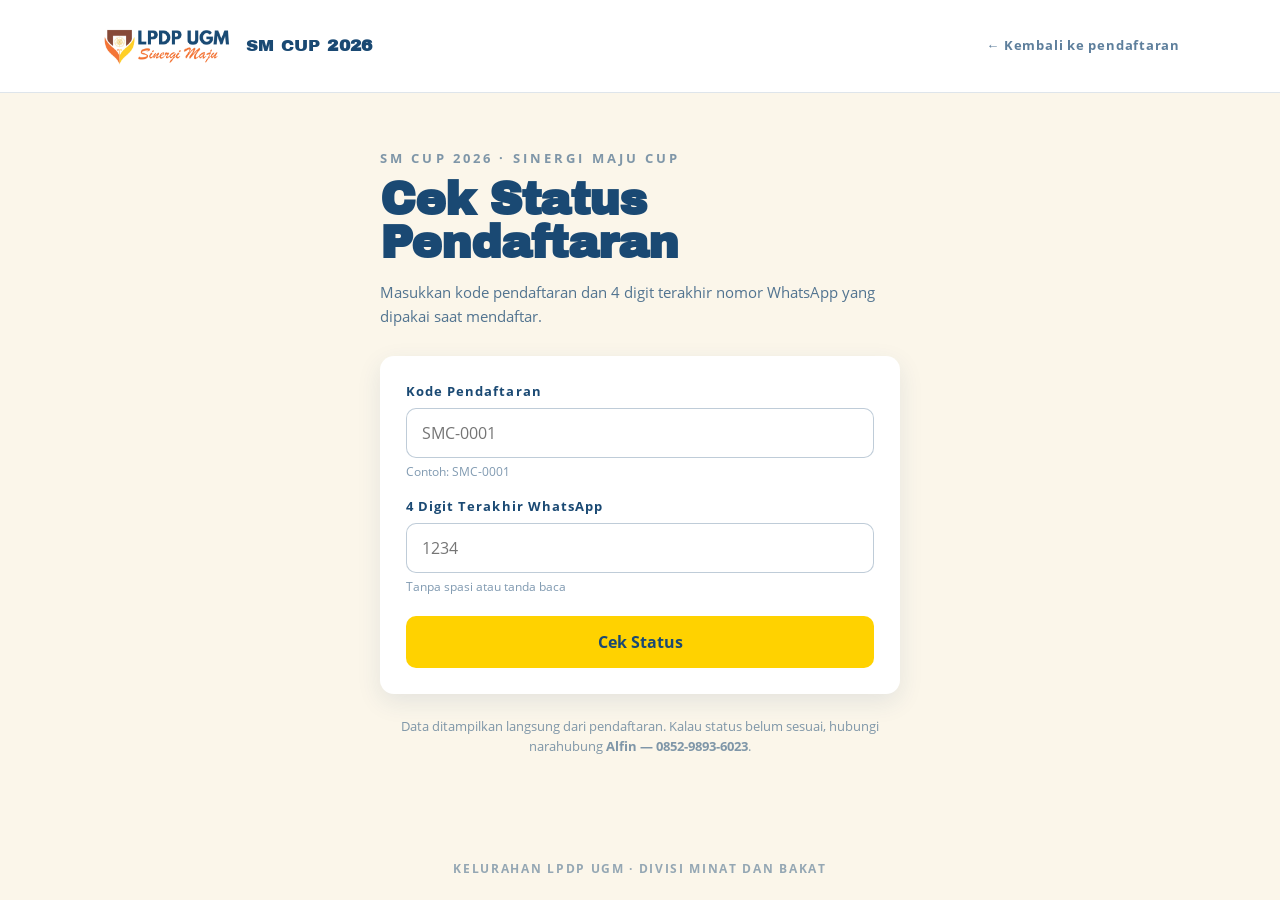
<file: status.html>
<!DOCTYPE html>
<html lang="id">
<head>
<meta charset="utf-8">
<meta name="viewport" content="width=device-width, initial-scale=1">
<title>Cek Status Pendaftaran — SM CUP 2026</title>
<link rel="stylesheet" href="style.css">
<style>
@font-face{font-family:'Display';src:url('fonts/ArchivoBlack.ttf')}
.cek-page{min-height:100vh;background:var(--cream);display:flex;flex-direction:column}
.cek-head{background:#fff;border-bottom:1px solid rgba(26,73,115,.14);padding:14px 0}
.cek-head .head-in{display:flex;align-items:center;justify-content:space-between}
.cek-head img{height:46px}
.cek-back{font-size:13px;font-weight:700;letter-spacing:.06em;color:var(--navy);opacity:.7}
.cek-main{flex:1;display:flex;align-items:flex-start;justify-content:center;padding:56px 20px 70px}
.cek-box{width:100%;max-width:520px}
.cek-kick{font-weight:800;font-size:13px;letter-spacing:.24em;opacity:.55}
.cek-box h1{font-family:'Display';font-size:46px;line-height:.95;margin-top:10px;letter-spacing:-.02em}
.cek-desc{font-size:15px;line-height:1.6;opacity:.75;margin-top:14px}
.cek-card{background:#fff;border-radius:var(--radius);padding:26px;margin-top:28px;
  box-shadow:0 8px 24px rgba(26,73,115,.10)}
.cek-field{margin-bottom:16px}
.cek-field label{display:block;font-weight:700;font-size:13px;letter-spacing:.08em;margin-bottom:7px}
.cek-field input{width:100%;border:1.5px solid rgba(26,73,115,.28);border-radius:10px;
  padding:13px 15px;font-family:'Body',sans-serif;font-size:16px;color:var(--navy);outline:none}
.cek-field input:focus{border-color:var(--navy)}
.cek-field .hint{font-size:12px;opacity:.55;margin-top:5px}
.cek-btn{width:100%;background:var(--hot);color:var(--navy);border:none;border-radius:10px;
  padding:15px;font-family:'Body',sans-serif;font-weight:800;font-size:16px;cursor:pointer;margin-top:4px}
.cek-btn:disabled{opacity:.6;cursor:wait}
.cek-result{margin-top:22px;border-radius:var(--radius);padding:24px;background:#1A4973;color:#FBF6EA;
  box-shadow:0 8px 24px rgba(26,73,115,.16)}
.cek-result .nm{font-family:'Display';font-size:28px;color:var(--yellow);line-height:1.1}
.cek-row{display:flex;gap:14px;padding:12px 0;border-top:1px solid rgba(251,246,234,.18);margin-top:14px;
  font-size:15px;line-height:1.5}
.cek-row span:first-child{width:110px;flex:none;opacity:.6;font-weight:700;font-size:13px;letter-spacing:.08em}
.cek-kats{display:flex;flex-wrap:wrap;gap:7px}
.cek-kat{background:rgba(245,221,94,.18);border:1px solid rgba(245,221,94,.4);color:var(--yellow);
  border-radius:7px;padding:5px 10px;font-size:13px;font-weight:700}
.cek-badge{display:inline-block;border-radius:7px;padding:6px 12px;font-weight:800;font-size:13px;letter-spacing:.06em}
.cek-badge.lunas{background:#2E7D32;color:#fff}
.cek-badge.kurang{background:#FFD200;color:#1A4973}
.cek-badge.wait{background:rgba(251,246,234,.2);color:#FBF6EA;border:1px solid rgba(251,246,234,.35)}
.cek-badge.exp{background:#8a2b2b;color:#fff}
.cek-err{background:#fff5f4;border:1px solid #e6b5af;color:#a33;border-radius:12px;padding:16px;
  font-size:14px;margin-top:18px;text-align:center}
.cek-note{text-align:center;font-size:13px;opacity:.55;margin-top:22px;line-height:1.6}
.cek-foot{text-align:center;font-size:12px;letter-spacing:.14em;opacity:.45;font-weight:700;padding:22px}
@media(max-width:600px){.cek-box h1{font-size:38px}}
</style>
</head>
<body>
<div class="cek-page">
  <div class="cek-head">
    <div class="wrap head-in">
      <a class="brand" href="index.html">
        <img src="assets/logo.png" alt="LPDP UGM Sinergi Maju">
        <span class="brand-t">SM CUP <b>2026</b></span>
      </a>
      <a class="cek-back" href="index.html#daftar">← Kembali ke pendaftaran</a>
    </div>
  </div>

  <main class="cek-main">
    <div class="cek-box">
      <div class="cek-kick">SM CUP 2026 · SINERGI MAJU CUP</div>
      <h1>Cek Status<br>Pendaftaran</h1>
      <p class="cek-desc">Masukkan kode pendaftaran dan 4 digit terakhir nomor WhatsApp yang dipakai saat mendaftar.</p>

      <form class="cek-card" id="cek-form">
        <div class="cek-field">
          <label for="kode">Kode Pendaftaran</label>
          <input id="kode" name="kode" placeholder="SMC-0001" autocomplete="off" required>
          <div class="hint">Contoh: SMC-0001</div>
        </div>
        <div class="cek-field">
          <label for="wa4">4 Digit Terakhir WhatsApp</label>
          <input id="wa4" name="wa4" placeholder="1234" inputmode="numeric" maxlength="4" required>
          <div class="hint">Tanpa spasi atau tanda baca</div>
        </div>
        <button class="cek-btn" type="submit" id="cek-btn">Cek Status</button>
      </form>

      <div id="cek-hasil"></div>

      <div class="cek-note">
        Data ditampilkan langsung dari pendaftaran. Kalau status belum sesuai, hubungi narahubung
        <b>Alfin — 0852-9893-6023</b>.
      </div>
    </div>
  </main>

  <div class="cek-foot">KELURAHAN LPDP UGM · DIVISI MINAT DAN BAKAT</div>
</div>

<script src="data.js?v=17"></script>
<script>
(function(){
  var f=document.getElementById('cek-form'),
      btn=document.getElementById('cek-btn'),
      out=document.getElementById('cek-hasil');

  function esc(s){return String(s==null?'':s).replace(/[&<>"]/g,function(c){
    return {'&':'&amp;','<':'&lt;','>':'&gt;','"':'&quot;'}[c];});}

  function badge(st){
    var s=(st||'').toUpperCase();
    if(/KEDALUWARSA/.test(s)) return '<span class="cek-badge exp">KEDALUWARSA</span>';
    if(/LUNAS|SELESAI|OK/.test(s)) return '<span class="cek-badge lunas">'+esc(s)+'</span>';
    if(/KURANG|BELUM|PERLU/.test(s)) return '<span class="cek-badge kurang">'+esc(s)+'</span>';
    return '<span class="cek-badge wait">'+esc(s||'MENUNGGU')+'</span>';
  }

  if(!f) return;
  f.addEventListener('submit', function(e){
    e.preventDefault();
    out.innerHTML='';
    var kode=document.getElementById('kode').value.trim().toUpperCase();
    var wa4=document.getElementById('wa4').value.replace(/\D/g,'');
    if(!kode||wa4.length!==4){
      out.innerHTML='<div class="cek-err">Lengkapi kode dan 4 digit WhatsApp.</div>';
      return;
    }
    btn.disabled=true; btn.textContent='Mencari...';

    ambilPendaftaran().then(function(rows){
      var data=null;
      for(var i=0;i<rows.length;i++){
        if(String(rows[i]['Kode']||'').trim().toUpperCase()===kode){ data=rows[i]; break; }
      }
      if(!data){
        out.innerHTML='<div class="cek-err">Kode pendaftaran tidak ditemukan.</div>';
        return;
      }
      var waRow=String(data['No WA']||'').replace(/\D/g,'');
      if(waRow.slice(-4)!==wa4){
        out.innerHTML='<div class="cek-err">4 digit nomor WhatsApp tidak cocok.</div>';
        return;
      }
      var kats=[data['Kategori 1'],data['Kategori 2']].filter(function(k){return !!k;});
      var katHtml=kats.map(function(k){return '<span class="cek-kat">'+esc(k)+'</span>';}).join('');
      var st=labelStatus(data);
      var catatan='';
      if(st==='KEDALUWARSA'){
        catatan='<div class="cek-note" style="text-align:left;margin-top:14px;color:#ffd9d9">'+
          'Pembayaran belum terkonfirmasi dalam '+BATAS_MENUNGGU_JAM+' jam, jadi slot sudah dilepas. '+
          'Kalau sudah transfer, hubungi narahubung agar dicatat ulang.</div>';
      }
      out.innerHTML='<div class="cek-result">'+
        '<div class="nm">'+esc(data['Nama'])+'</div>'+
        '<div class="cek-row"><span>KODE</span><div>'+esc(kode)+'</div></div>'+
        '<div class="cek-row"><span>KATEGORI</span><div class="cek-kats">'+(katHtml||'-')+'</div></div>'+
        '<div class="cek-row"><span>STATUS BAYAR</span><div>'+badge(st)+'</div></div>'+
        catatan+
      '</div>';
    }).catch(function(err){
      out.innerHTML='<div class="cek-err">Gagal mengambil data: '+esc(err.message||'coba lagi')+'</div>';
    }).then(function(){btn.disabled=false; btn.textContent='Cek Status';});
  });
})();
</script>
</body>
</html>
</file>
<file: style.css>
/* ==========================================================
   SM CUP 2026 — design system
   Warna & tipografi mengikuti deck proposal sponsorship
   ========================================================== */
@font-face{font-family:'Display';src:url('fonts/ArchivoBlack.ttf');}
@font-face{font-family:'Body';src:url('fonts/OpenSans-Bold.ttf');font-weight:700;}
@font-face{font-family:'Body';src:url('fonts/OpenSans-Semibold.ttf');font-weight:600;}
@font-face{font-family:'Body';src:url('fonts/OpenSans-Regular.ttf');font-weight:400;}

:root{
  --navy:#1A4973; --navy-d:#0E2E4A; --navy-l:#2A6391;
  --yellow:#F5DD5E; --hot:#FFD200; --cream:#FBF6EA; --white:#fff;
  --ink:rgba(14,46,74,.9);
  --shadow:0 2px 0 rgba(14,46,74,.12);
  --radius:14px;
}
*{margin:0;padding:0;box-sizing:border-box}
html{scroll-behavior:smooth;scroll-padding-top:84px}
html,body{overflow-x:hidden}
body{font-family:'Body',sans-serif;background:var(--cream);color:var(--navy);
  -webkit-font-smoothing:antialiased;line-height:1.5}
img{max-width:100%;height:auto;display:block}
a{color:inherit;text-decoration:none}
.wrap{max-width:1120px;margin:0 auto;padding:0 20px}
section{position:relative}

/* ---------- header ---------- */
.site-head{position:sticky;top:0;z-index:50;background:rgba(251,246,234,.94);
  backdrop-filter:blur(8px);border-bottom:1px solid rgba(26,73,115,.14)}
.head-in{display:flex;align-items:center;justify-content:space-between;gap:14px;height:64px}
.brand{display:flex;align-items:center;gap:10px}
.brand img{height:38px;width:auto}
.brand-t{font-family:'Display';font-size:17px;letter-spacing:.02em}
.brand-t b{color:var(--navy)}
.menu{display:flex;align-items:center;gap:22px}
.menu a{font-weight:700;font-size:13px;letter-spacing:.06em;text-transform:uppercase;color:var(--navy)}
.menu a:hover{color:var(--navy-l)}
.burger{display:none;background:none;border:0;cursor:pointer;padding:6px}
.burger span{display:block;width:24px;height:3px;background:var(--navy);border-radius:2px;margin:5px 0}

/* ---------- buttons ---------- */
.btn{display:inline-flex;align-items:center;justify-content:center;gap:8px;background:var(--hot);
  color:var(--navy);font-weight:700;font-size:14px;letter-spacing:.04em;padding:12px 22px;
  border-radius:8px;border:2px solid var(--hot);cursor:pointer;transition:.15s;text-transform:uppercase}
.btn:hover{transform:translateY(-1px);box-shadow:0 4px 0 rgba(26,73,115,.18)}
.btn:active{transform:translateY(1px);box-shadow:none}
.btn-big{padding:15px 30px;font-size:15px}
.btn-sm{padding:9px 16px;font-size:12px}
.btn-ghost{background:transparent;color:var(--cream);border-color:rgba(251,246,234,.6)}
.btn-ghost:hover{border-color:var(--cream)}
.btn-outline{background:transparent;color:var(--navy);border-color:var(--navy)}
.btn-navy{background:var(--navy);color:var(--cream);border-color:var(--navy)}
.btn-block{width:100%}
.btn[disabled]{opacity:.6;pointer-events:none}

.kicker{font-weight:700;font-size:12px;letter-spacing:.3em;text-transform:uppercase;opacity:.6;overflow-wrap:anywhere}
h2{font-family:'Display';font-size:clamp(30px,5vw,46px);line-height:1.02;margin-top:10px}
h2 .y{color:var(--hot)}
.sec-head p{margin-top:14px;font-size:15px;line-height:1.65;max-width:560px;opacity:.85}
.sec{padding:72px 0}
.sec-light{background:var(--cream)}
.sec-dark{background:var(--navy);color:var(--cream)}
.sec-dark .kicker{color:var(--yellow);opacity:.85}
.sec-yellow{background:var(--yellow);color:var(--navy)}

/* ---------- hero ---------- */
.hero{background:var(--navy);color:var(--cream);overflow:hidden}
.hero-in{position:relative;display:grid;grid-template-columns:1.05fr .95fr;gap:24px;align-items:center;padding:56px 20px 0;min-height:480px}
.hero-in > *{min-width:0}
.hero .kicker{color:var(--yellow);opacity:.8}
.hero h1{font-family:'Display';font-size:clamp(40px,11vw,104px);line-height:.95;margin-top:12px;overflow-wrap:break-word}
.hero h1 .y{color:var(--yellow)}
.hero-sub{font-weight:700;font-size:15px;letter-spacing:.34em;margin-top:16px;color:var(--yellow);overflow-wrap:anywhere}
.hero-sub2{font-weight:600;font-size:13px;letter-spacing:.28em;margin-top:6px;opacity:.8;overflow-wrap:anywhere}
.hero-date{display:inline-flex;align-items:center;gap:7px;margin-top:10px;
  background:rgba(245,221,94,.14);border:1px solid rgba(245,221,94,.45);border-radius:999px;
  padding:6px 14px;font-weight:700;font-size:13.5px;letter-spacing:.06em;color:var(--yellow)}
.hero-desc{margin-top:18px;font-size:16px;line-height:1.65;max-width:460px;color:rgba(251,246,234,.85)}
.hero-cta{display:flex;flex-wrap:wrap;gap:14px;margin-top:28px}
.hero-stats{display:flex;gap:28px;margin-top:36px;flex-wrap:wrap;align-items:center}
.hero-stats .stat-loc{display:flex;align-items:center;gap:10px}
.hero-stats .stat-loc b{font-size:16px;line-height:1.15;color:var(--yellow);display:block;letter-spacing:.02em;white-space:nowrap}
.hero-stats .stat-loc span{font-weight:700;font-size:11px;letter-spacing:.14em;opacity:.65;display:block;margin-top:3px}
.hero-stats b{font-family:'Display';font-size:28px;display:block;line-height:1;color:var(--yellow)}
.hero-stats span{font-weight:700;font-size:11px;letter-spacing:.16em;opacity:.6}
.hero-maskot{align-self:end;max-width:400px;width:100%;margin-left:auto;position:relative;z-index:2;
  filter:drop-shadow(-6px 6px 6px rgba(4,20,36,.45)) drop-shadow(0 18px 14px rgba(4,20,36,.4));
  animation:floaty 5.5s ease-in-out infinite}
.hero-shadow{position:absolute;right:0;bottom:-6px;width:78%;height:44px;z-index:1;
  background:radial-gradient(ellipse at center,rgba(4,20,36,.5) 0%,rgba(4,20,36,0) 70%);
  border-radius:50%;animation:pulse 5.5s ease-in-out infinite}
@keyframes floaty{0%,100%{transform:translateY(0)}50%{transform:translateY(-8px)}}
@keyframes pulse{0%,100%{transform:scaleX(1);opacity:.9}50%{transform:scaleX(.86);opacity:.6}}
.hero-maskot-wrap{position:relative;align-self:end}
@media (prefers-reduced-motion:reduce){.hero-maskot,.hero-shadow{animation:none}}
.hero-photo{height:230px;overflow:hidden}
.hero-photo img{width:100%;height:100%;object-fit:cover;object-position:center 68%;filter:grayscale(1) contrast(1.08) brightness(.9)}

/* ---------- countdown ---------- */
.count{background:var(--yellow);color:var(--navy);padding:22px 0;border-bottom:1px solid rgba(26,73,115,.15)}
.count-in{display:flex;align-items:center;justify-content:space-between;flex-wrap:wrap;gap:16px}
.count-t{font-family:'Display';font-size:20px;margin-top:6px}
.count-r{display:flex;gap:12px}
.count-r div{background:var(--navy);color:var(--cream);border-radius:10px;padding:10px 14px;text-align:center;min-width:66px}
.count-r b{font-family:'Display';font-size:24px;display:block;line-height:1;color:var(--yellow)}
.count-r span{font-weight:700;font-size:10px;letter-spacing:.16em;opacity:.7}

/* ---------- info kunci ---------- */
.keys{padding:44px 0 8px}
.keys-grid{display:grid;grid-template-columns:repeat(2,1fr);gap:16px}
.key{display:flex;gap:16px;align-items:center;background:var(--white);border:1px solid rgba(26,73,115,.14);
  border-radius:var(--radius);padding:18px;box-shadow:var(--shadow)}
.key-ic{flex:none;width:58px;height:58px;border-radius:50%;background:var(--cream);display:flex;align-items:center;justify-content:center;overflow:hidden}
.key-ic img{width:46px;height:46px;object-fit:contain}
.key-t{font-family:'Display';font-size:17px;line-height:1.1}
.key-s{font-size:13px;opacity:.7;margin-top:5px;line-height:1.45}

/* ---------- kategori ---------- */
.cat-grid{display:grid;grid-template-columns:repeat(3,1fr);gap:18px;margin-top:34px}
.cat{background:var(--white);border:1px solid rgba(26,73,115,.16);border-radius:var(--radius);padding:26px 22px;box-shadow:var(--shadow);min-width:0}
.cat-tag{display:inline-block;background:var(--navy);color:var(--yellow);font-weight:700;font-size:11px;
  letter-spacing:.16em;padding:6px 12px;border-radius:6px;text-transform:uppercase}
.cat-num{font-family:'Display';font-size:64px;line-height:1;margin-top:18px;color:var(--navy)}
.cat-lbl{font-weight:700;font-size:12px;letter-spacing:.14em;opacity:.55;margin-top:6px}
.bar{height:10px;background:rgba(26,73,115,.12);border-radius:6px;margin-top:20px;overflow:hidden}
.bar i{display:block;height:100%;background:var(--hot);border-radius:6px;transition:width .6s}
.cat-info{display:flex;justify-content:space-between;margin-top:10px;font-weight:700;font-size:12px;color:var(--navy)}
.cat-info span:last-child{opacity:.65}
.cat-gender{margin-top:10px;padding-top:10px;border-top:1px dashed rgba(26,73,115,.2);
  font-weight:700;font-size:12px;letter-spacing:.04em;color:var(--navy);opacity:.85}
.cat-gender.full{color:#C41B1B}
.check[hidden]{display:none}
.cat.full .bar i{background:#C41B1B}
.cat.full .cat-num{color:#C41B1B}
.note-line{margin-top:24px;background:var(--white);border-left:5px solid var(--hot);border-radius:10px;
  padding:16px 20px;font-size:14px;line-height:1.65;box-shadow:var(--shadow)}
.note-line b{color:var(--navy)}

/* ---------- jadwal ---------- */
.tl{position:relative;display:flex;gap:20px;margin-top:44px}
.tl:before{content:'';position:absolute;left:12px;right:12px;top:11px;height:3px;background:rgba(251,246,234,.22)}
.tl-node{flex:1;position:relative;padding-top:36px}
.tl-dot{position:absolute;top:0;left:0;width:24px;height:24px;border-radius:50%;background:var(--hot);
  border:4px solid var(--navy);box-shadow:0 0 0 2px var(--hot)}
.tl-dot-d{background:var(--navy)}
.tl-dt{font-family:'Display';font-size:34px;line-height:1;color:var(--yellow)}
.tl-nm{font-weight:700;font-size:13px;letter-spacing:.18em;margin-top:6px}
.tl-sub{font-size:13.5px;line-height:1.55;color:rgba(251,246,234,.75);margin-top:8px}
.venue{margin-top:52px;background:var(--cream);color:var(--navy);border-radius:var(--radius);padding:28px;box-shadow:var(--shadow)}
.venue-t{font-weight:700;font-size:11px;letter-spacing:.24em;opacity:.55}
.venue-n{font-family:'Display';font-size:26px;margin-top:8px;line-height:1.1}
.venue-s{font-size:14px;opacity:.75;margin-top:8px}
.venue-img{margin-top:22px;border-radius:12px;border:1px solid rgba(26,73,115,.15);background:#fff}
.venue-cap{font-size:12px;opacity:.6;margin-top:10px}

/* ---------- format ---------- */
.fmt-grid{display:grid;grid-template-columns:repeat(3,1fr);gap:18px;margin-top:34px}
.fmt{background:var(--white);border:1px solid rgba(26,73,115,.16);border-radius:var(--radius);padding:24px 22px;box-shadow:var(--shadow)}
.fmt-t{font-family:'Display';font-size:17px}
.fmt p{font-size:14px;line-height:1.65;opacity:.82;margin-top:10px}
.prize{margin-top:22px;background:var(--navy);color:var(--cream);border-radius:var(--radius);padding:30px;
  display:flex;justify-content:space-between;gap:24px;flex-wrap:wrap;align-items:center}
.prize .kicker{color:var(--yellow);opacity:.85}
.prize-t{font-family:'Display';font-size:26px;margin-top:10px;color:var(--yellow)}
.prize-s{font-size:14px;opacity:.75;margin-top:8px;max-width:420px;line-height:1.6}
.prize-r{display:flex;gap:30px}
.prize-r b{font-family:'Display';font-size:26px;display:block;line-height:1;color:var(--yellow)}
.prize-r span{font-weight:700;font-size:10px;letter-spacing:.16em;opacity:.6}
.dl-row{margin-top:26px}

/* ---------- syarat ---------- */
.req-grid{display:grid;grid-template-columns:1fr 1fr;gap:18px;margin-top:34px}
.req{border-radius:var(--radius);padding:28px 26px;box-shadow:var(--shadow)}
.req-a{background:var(--navy);color:var(--cream)}
.req-b{background:var(--navy);color:var(--cream)}
.req-t{font-family:'Display';font-size:21px}
.req-fee{font-family:'Display';font-size:34px;margin-top:10px;color:var(--hot)}
.req-b .req-fee{color:var(--hot)}
.req ul{list-style:none;margin-top:18px}
.req li{position:relative;padding-left:28px;font-size:14.5px;line-height:1.55;margin-bottom:12px;opacity:.9}
.req li:before{content:'';position:absolute;left:0;top:3px;width:16px;height:16px;border-radius:50%;
  background:var(--hot) url('data:image/svg+xml;utf8,<svg xmlns="http://www.w3.org/2000/svg" viewBox="0 0 24 24"><path d="M5 13l4 4 10-11" fill="none" stroke="%231A4973" stroke-width="3.4" stroke-linecap="round" stroke-linejoin="round"/></svg>') center/10px no-repeat}
.req-b li:before{background-color:var(--hot)}
.example{margin-top:26px;background:var(--white);border:1px solid rgba(26,73,115,.16);border-radius:var(--radius);padding:28px;box-shadow:var(--shadow)}
.example-t{font-family:'Display';font-size:19px}
.example-s{font-size:14px;opacity:.8;margin-top:8px;line-height:1.6;max-width:560px}
.example-img{margin-top:18px;max-width:560px;border-radius:12px;overflow:hidden;border:1px solid rgba(26,73,115,.15)}
.example-note{margin-top:16px;background:var(--cream);border-left:5px solid var(--yellow);border-radius:8px;
  padding:14px 18px;font-size:13.5px;line-height:1.6}
.incl{display:flex;align-items:center;gap:16px;flex-wrap:wrap;margin-top:22px;background:var(--navy);color:var(--cream);
  border-radius:var(--radius);padding:20px 24px}
.incl-t{font-family:'Display';font-size:15px;color:var(--yellow)}
.incl-r{display:flex;gap:10px;flex-wrap:wrap}
.incl-r span{background:rgba(251,246,234,.12);padding:8px 14px;border-radius:8px;font-weight:700;font-size:13px}

/* ---------- galeri ---------- */
.gal-grid{display:grid;grid-template-columns:repeat(3,1fr);gap:14px;margin-top:34px}
.gal-item{border-radius:var(--radius);overflow:hidden;border:1px solid rgba(26,73,115,.15);background:#123}
.gal-item img{width:100%;height:210px;object-fit:cover}
.gal-item:hover img{transform:scale(1.03);transition:.4s}
.gal-tall{grid-row:span 2}
.gal-tall img{height:100%}
.gal-note{margin-top:18px;font-size:14px;opacity:.75}

/* ---------- donasi ---------- */
.donasi-in{display:grid;grid-template-columns:1.15fr .85fr;gap:44px;align-items:start}
.donasi-in h2{color:var(--navy)}
.donasi-in p{margin-top:14px;font-size:15px;line-height:1.65;opacity:.85}
.steps{margin-top:22px;list-style:none}
.steps li{position:relative;padding-left:42px;font-size:14.5px;line-height:1.55;margin-bottom:12px}
.steps li b{position:absolute;left:0;top:-2px;font-family:'Display';font-size:20px;color:var(--navy)}
.donasi-tag{display:inline-block;margin-top:10px;background:var(--navy);color:var(--yellow);font-weight:700;
  font-size:12px;letter-spacing:.16em;padding:9px 16px;border-radius:8px;text-transform:uppercase}
.donasi-qr{background:var(--white);border-radius:var(--radius);padding:16px;box-shadow:var(--shadow)}
.donasi-maskot{position:absolute;right:24px;bottom:20px;width:110px;opacity:.95;pointer-events:none}

/* ---------- faq ---------- */
.faq-list{margin-top:32px;display:flex;flex-direction:column;gap:12px;max-width:780px}
.faq-list details{background:var(--white);border:1px solid rgba(26,73,115,.16);border-radius:12px;overflow:hidden}
.faq-list summary{cursor:pointer;padding:18px 22px;font-weight:700;font-size:15px;list-style:none;display:flex;justify-content:space-between;gap:14px}
.faq-list summary::-webkit-details-marker{display:none}
.faq-list summary:after{content:'+';font-family:'Display';font-size:20px;color:var(--navy);flex:none}
.faq-list details[open] summary:after{content:'−'}
.faq-list p{padding:0 22px 18px;font-size:14px;line-height:1.65;opacity:.82}

/* ---------- daftar ---------- */
.daftar-in{display:grid;grid-template-columns:.9fr 1.1fr;gap:48px;align-items:start}
.daftar-txt p{margin-top:14px;font-size:15px;line-height:1.65;color:rgba(251,246,234,.82)}
.daftar-steps{list-style:none;margin-top:22px;display:flex;flex-direction:column;gap:10px}
.daftar-steps li{font-size:14px;color:rgba(251,246,234,.85)}
.daftar-steps b{font-family:'Display';color:var(--yellow);margin-right:8px}
.daftar-price{display:flex;gap:14px;margin-top:26px}
.daftar-price div{background:var(--hot);border-radius:10px;padding:14px 20px}
.daftar-price b{font-family:'Display';font-size:20px;color:var(--navy);display:block;line-height:1}
.daftar-price span{font-weight:700;font-size:10px;letter-spacing:.16em;color:var(--navy);opacity:.65}
.daftar-maskot{width:150px;margin-top:30px;filter:drop-shadow(0 6px 10px rgba(0,0,0,.35))}

.form-card{background:var(--cream);color:var(--navy);border-radius:18px;padding:30px 28px;box-shadow:var(--shadow)}
.field{margin-bottom:18px}
.field label{display:block;font-weight:700;font-size:12px;letter-spacing:.12em;text-transform:uppercase;margin-bottom:8px}
.field input[type=text],.field input[type=tel],.field textarea{
  width:100%;border:2px solid rgba(26,73,115,.2);border-radius:10px;padding:13px 15px;
  font-family:'Body';font-size:16px;background:#fff;color:var(--navy)}
.field textarea{resize:vertical}
.field input:focus,.field textarea:focus{outline:none;border-color:var(--navy)}
.hint{font-size:12px;opacity:.65;margin-top:6px;line-height:1.45}
.radio-row,.check-row{display:flex;flex-wrap:wrap;gap:10px}
.radio,.check{display:inline-flex;align-items:center;gap:8px;background:#fff;border:2px solid rgba(26,73,115,.2);
  border-radius:10px;padding:11px 16px;cursor:pointer;font-weight:600;font-size:14px}
.radio input,.check input{accent-color:var(--navy);width:17px;height:17px}
.radio :has(input:checked),.check :has(input:checked){border-color:var(--navy);background:rgba(245,221,94,.35)}
.agree{display:flex;gap:10px;align-items:flex-start;font-size:13.5px;line-height:1.55;cursor:pointer;margin:6px 0 18px}
.agree input{margin-top:2px;accent-color:var(--navy);width:17px;height:17px;flex:none}
.agree a{text-decoration:underline;font-weight:700}
.err{background:#FBE3E0;color:#8A1A10;border:1px solid #E6A89E;border-radius:10px;padding:12px 16px;font-size:13.5px;margin-bottom:16px;line-height:1.5}
.form-note{text-align:center;font-size:12px;opacity:.6;margin-top:12px}

.success{text-align:center;padding:12px 4px}
.success .ok{width:64px;height:64px;border-radius:50%;background:#2E7D32;color:#fff;margin:0 auto;
  display:flex;align-items:center;justify-content:center;font-size:32px;font-weight:700}
.success-t{font-family:'Display';font-size:22px;margin-top:16px}
.success-s{font-size:14px;opacity:.75;margin-top:8px;line-height:1.55}
.kode{font-family:'Display';font-size:34px;letter-spacing:.06em;background:var(--navy);color:var(--yellow);
  border-radius:12px;padding:14px 10px;margin:16px auto;max-width:280px}
.success .btn{margin-top:10px}


/* ---------- kotak wasit ---------- */
.ref-box{background:rgba(26,73,115,.05);border:1.5px dashed rgba(26,73,115,.35);border-radius:12px;
  padding:16px 16px 12px;margin-bottom:20px}
.ref-title{font-family:'Display';font-size:17px;color:var(--navy);margin-bottom:8px}
.ref-desc{font-weight:600;font-size:13.5px;line-height:1.55;opacity:.85;margin-bottom:14px}
.ref-check{display:inline-flex;align-items:center;gap:9px;font-weight:700;font-size:14px;cursor:pointer}
.ref-check input{accent-color:var(--navy);width:18px;height:18px}
.ref-opts{margin-top:14px;display:flex;flex-wrap:wrap;gap:9px}
.ref-opts[hidden]{display:none}
.ref-box label{text-transform:none;letter-spacing:normal;font-size:14px;font-weight:700}
.ref-box .ref-check span{text-transform:none;letter-spacing:normal;font-size:14px}
.ref-box .radio{flex:1 0 100%;display:inline-flex;align-items:center;gap:9px;padding:11px 14px}
.ref-box .radio span{text-transform:none;letter-spacing:normal;font-size:13.5px;font-weight:600}
.ref-opts-lbl{flex:1 0 100%;font-weight:700;font-size:11.5px;letter-spacing:.1em;text-transform:uppercase;
  opacity:.6;margin-bottom:2px}


/* ---------- mitra ---------- */
.mitra-row{display:flex;flex-wrap:wrap;gap:18px;align-items:center;margin-top:32px}
.mitra{background:var(--white);border-radius:14px;padding:22px 30px;display:flex;
  align-items:center;justify-content:center;min-height:120px}
.mitra img{max-height:96px;max-width:100%;width:auto;display:block}
.mitra.mitra-dark{background:transparent;padding:0}
.mitra.mitra-dark img{max-height:150px}
@media (max-width:640px){
  .mitra{padding:16px 22px;min-height:96px}
  .mitra img{max-height:70px}
  .mitra.mitra-dark img{max-height:110px}
}

/* ---------- footer ---------- */
.site-foot{background:var(--navy-d);color:var(--cream);padding:36px 0 22px}
.foot-in{display:flex;justify-content:space-between;gap:28px;flex-wrap:wrap}
.foot-l{display:flex;gap:16px;align-items:center}
.foot-l img{height:44px;background:var(--cream);border-radius:8px;padding:5px}
.foot-t{font-family:'Display';font-size:16px}
.foot-s{font-size:12.5px;opacity:.65;margin-top:4px}
.foot-r{display:flex;flex-direction:column;gap:8px}
.foot-r a{font-weight:600;font-size:13px;opacity:.8}
.foot-r a:hover{opacity:1;color:var(--yellow)}
.foot-b{display:flex;justify-content:space-between;gap:14px;flex-wrap:wrap;margin-top:28px;padding-top:16px;
  border-top:1px solid rgba(251,246,234,.18);font-size:12.5px;opacity:.7}

/* ---------- responsive ---------- */
@media (max-width:900px){
  .cat-grid,.fmt-grid{grid-template-columns:1fr 1fr}
  .gal-grid{grid-template-columns:1fr 1fr}
  .gal-tall{grid-row:auto}
  .gal-tall img{height:210px}
  .daftar-in,.donasi-in{grid-template-columns:1fr}
  .hero-in{grid-template-columns:1fr;min-height:0;padding-top:38px}
  .hero-maskot{max-width:280px}
  .hero-maskot-wrap{margin:0 auto;order:-1}
  .hero-photo{height:150px}
  .daftar-maskot{width:110px}
}
@media (max-width:640px){
  .hero-stats{gap:14px}
  .hero-stats b{font-size:22px}
  .hero-stats .stat-loc{gap:8px}
  .hero-stats .stat-loc b{font-size:12px}
  .hero-stats .stat-loc span{font-size:10px}
  .hero-stats .stat-loc svg{width:20px;height:20px}
  .menu{display:none;position:absolute;top:64px;left:0;right:0;background:var(--cream);flex-direction:column;
    align-items:stretch;gap:0;padding:12px 20px 20px;border-bottom:1px solid rgba(26,73,115,.15)}
  .menu.open{display:flex}
  .menu a{padding:12px 4px;border-bottom:1px solid rgba(26,73,115,.1)}
  .menu .btn{margin-top:12px;text-align:center}
  .burger{display:block}
  .keys-grid,.req-grid{grid-template-columns:1fr}
  .cat-grid,.fmt-grid{grid-template-columns:1fr}
  .tl{flex-direction:column;gap:28px}
  .tl:before{left:11px;right:auto;top:12px;bottom:12px;width:3px;height:auto}
  .tl-node{padding-top:0;padding-left:40px}
  .tl-dot{top:2px}
  .sec{padding:52px 0}
  .count-in{flex-direction:column;align-items:flex-start}
  .prize{flex-direction:column;align-items:flex-start}
}
</file>
